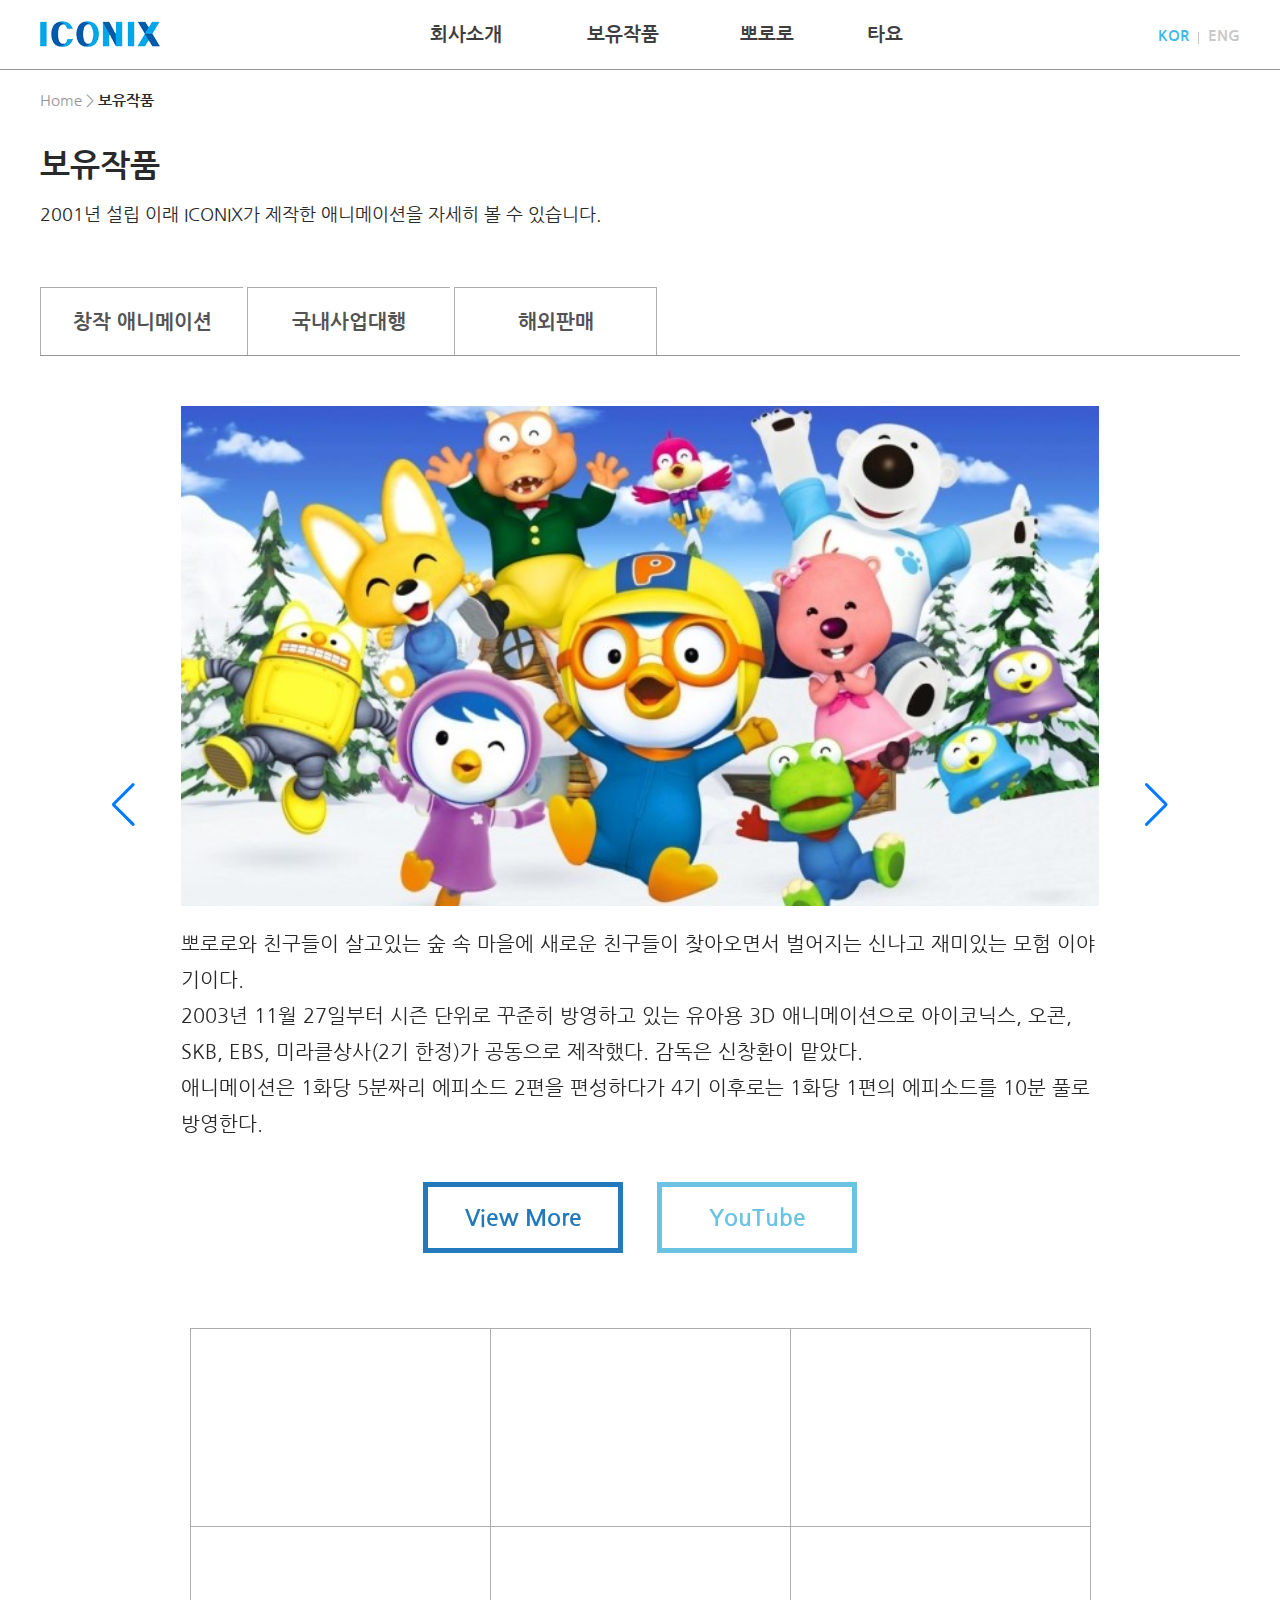
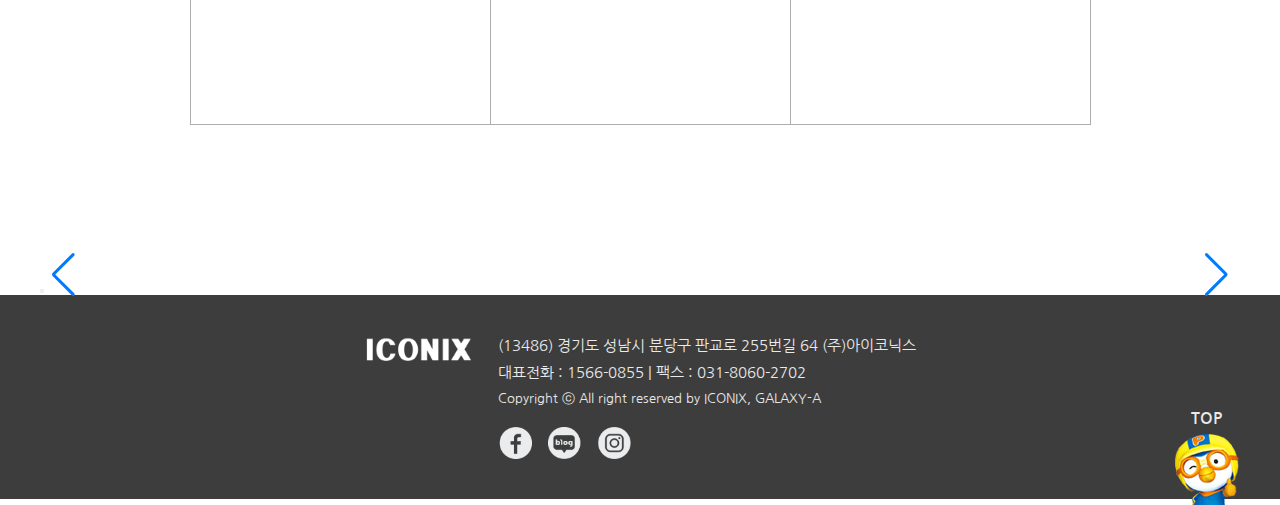
<file: iconix/iconix_sub1.html>
<!DOCTYPE html>
<html lang="ko">

<head>
    <meta charset="UTF-8" />
    <meta name="viewport" content="width=device-width, initial-scale=1.0">
    <title>ICONIX</title>
    <link rel="stylesheet" href="https://unpkg.com/swiper/swiper-bundle.min.css">
    <link href="https://unpkg.com/aos@2.3.1/dist/aos.css" rel="stylesheet">
    <link rel="stylesheet" type="text/css" href="../iconix/css/iconix_sub1.css">
    <!-- <link rel="stylesheet" type="text/css" media="all and (max-width:640px)" href="../iconix/css/iconix_mainM.css"> -->
</head>


<body>
    <nav>
        <div class="head">
            <a href="#">
                <!-- logo -->
            </a>
            <ul class="gub">
                <li class="sub s1">
                    <a href="#pos1" class="subGub sg1">회사소개</a>
                    <ul class="subGub_list">
                        <li><a href="#pos2" class="ckhov ck1">ICONIX NEWS</a></li>
                        <li><a href="#pos3" class="ckhov ck2">LICENSING INQUIRY</a></li>
                    </ul>
                </li>
                <li class="sub">
                    <a href="" class="subGub">보유작품</a>
                </li>
                <li class="sub">
                    <a href="" class="subGub">뽀로로</a>
                </li>
                <li class="sub">
                    <a href="" class="subGub">타요</a>
                </li>
            </ul>
            <div class="lang">
                <button>
                    KOR
                    <i class="fas fa-angle-down"></i>
                </button>
                <ul>
                    <li>
                        <a href="/iconix/iconix.html" title="ICONIX 국문사이트">KOR</a>
                    </li>
                    <li>
                        <a href="/iconix/iconix.html" title="ICONIX 영문사이트">ENG</a>
                    </li>
                </ul>
                <a href="#" class="hamburger_button">
                    <!-- <i class="fas fa-align-justify"></i> -->
                    <span></span>
                    <span></span>
                    <span></span>
                    <span></span>
                </a>
                <button>
                    ENG
                </button>
            </div>
        </div>
    </nav>

    <header class="inner">
        <div class="route">
            <span>Home &#62; </span>
            <span>보유작품</span>
        </div>
        <h2>보유작품</h2>
        <p>
            2001년 설립 이래 ICONIX가 제작한 애니메이션을 자세히 볼 수 있습니다.
        </p>
    </header>

    <section class="sec1 inner">
        <div class="sec1_button">
            <button class="c1_but b1">창작 애니메이션</button>
            <button class="c1_but b2">국내사업대행</button>
            <button class="c1_but b3">해외판매</button>
        </div>


        <div class="creation">
            <div class="swiper-container mySwiper2">
                <div class="swiper-wrapper wra1">
                    <div class="swiper-slide sl1">
                        <div class="slide_img i1"></div>
                        <p>
                            뽀로로와 친구들이 살고있는 숲 속 마을에 새로운 친구들이 찾아오면서 벌어지는 신나고 재미있는 모험 이야기이다.<br>
                            2003년 11월 27일부터 시즌 단위로 꾸준히 방영하고 있는 유아용 3D 애니메이션으로 아이코닉스, 오콘, SKB, EBS, 미라클상사(2기 한정)가 공동으로 제작했다. 감독은 신창환이 맡았다.<br>
                            애니메이션은 1화당 5분짜리 에피소드 2편을 편성하다가 4기 이후로는 1화당 1편의 에피소드를 10분 풀로 방영한다.

                        </p>
                        <div class="slide_button">
                            <button>View More</button>
                            <button>YouTube</button>
                        </div>
                    </div>
                    <div class="swiper-slide s2">
                    </div>
                    <div class="swiper-slide s3">
                    </div>
                    <div class="swiper-slide s4">
                    </div>
                    <div class="swiper-slide s5">
                    </div>
                    <div class="swiper-slide s6">
                    </div>
                    <div class="swiper-slide s7">
                    </div>
                    <div class="swiper-slide s8">
                    </div>
                    <div class="swiper-button-next"></div>
                    <div class="swiper-button-prev"></div>
                </div>
                <div class="swiper-container mySwiper">
                    <div class="swiper-wrapper wra2">
                        <div class="swiper-slide s9">
                        </div>
                        <div class="swiper-slide s10">
                        </div>
                        <div class="swiper-slide s11">
                        </div>
                        <div class="swiper-slide s12">
                        </div>
                        <div class="swiper-slide s13">
                        </div>
                        <div class="swiper-slide s14">
                        </div>
                    </div>
                    <div class="swiper-slide">
                    </div>
                </div>
            </div>
        </div>


        <div class="internal">
            <div class="swiper-container mySwiper4">
                <div class="swiper-wrapper wra1">
                    <div class="swiper-slide">
                    </div>
                    <div class="swiper-slide">
                    </div>
                    <div class="swiper-button-next"></div>
                    <div class="swiper-button-prev"></div>
                </div>
                <div class="swiper-container mySwiper">
                    <div class="swiper-wrapper3">
                        <div class="swiper-slide">
                        </div>
                        <div class="swiper-slide">
                        </div>
                    </div>
                    <div class="swiper-slide">
                    </div>
                </div>
            </div>
        </div>

        <div class="abroad">
            <div></div>
            <p></p>
            <button></button>
        </div>


    </section>

    <footer>
        <div class="inner">
            <div class="footer_text">
                <a href="#">
                    <div></div>
                </a>
                <div class="footer_add">
                    <span>
                        (13486) 경기도 성남시 분당구 판교로 255번길 64 (주)아이코닉스
                    </span>
                    <span>
                        대표전화 : 1566-0855 | 팩스 : 031-8060-2702
                    </span>
                    <span>
                        Copyright ⓒ All right reserved by ICONIX, GALAXY-A
                    </span>
                    <div class="sns_icon">
                        <a href="https://www.facebook.com/iconix.pororo/?hc_ref=ARSCn7oczcqelgjOIShkJQCLQHIlFrjtGomfLpTNLVyFpFdUMk-mqrQVvtfVzDEh1BQ&fref=nf&__tn__=kC-R"
                            target="_blank">
                        </a>
                        <a href="https://blog.naver.com/iconixproduct" target="_blank">
                        </a>
                        <a href="https://www.instagram.com/pororotv_official/" target="_blank">
                        </a>
                    </div>
                </div>
            </div>
            <a href="#" class="top">
                <span>TOP</span>
                <div></div>
            </a>
        </div>

    </footer>


    <script src="https://unpkg.com/swiper/swiper-bundle.min.js"></script>
    <script src="https://unpkg.com/aos@2.3.1/dist/aos.js"></script>
    <script src="../iconix/js/jquery-3.6.0.min.js"></script>
    <script src="../iconix/js/iconix_sub1.js"></script>
    <script>
        AOS.init();
    </script>


</body>

</html>
</file>
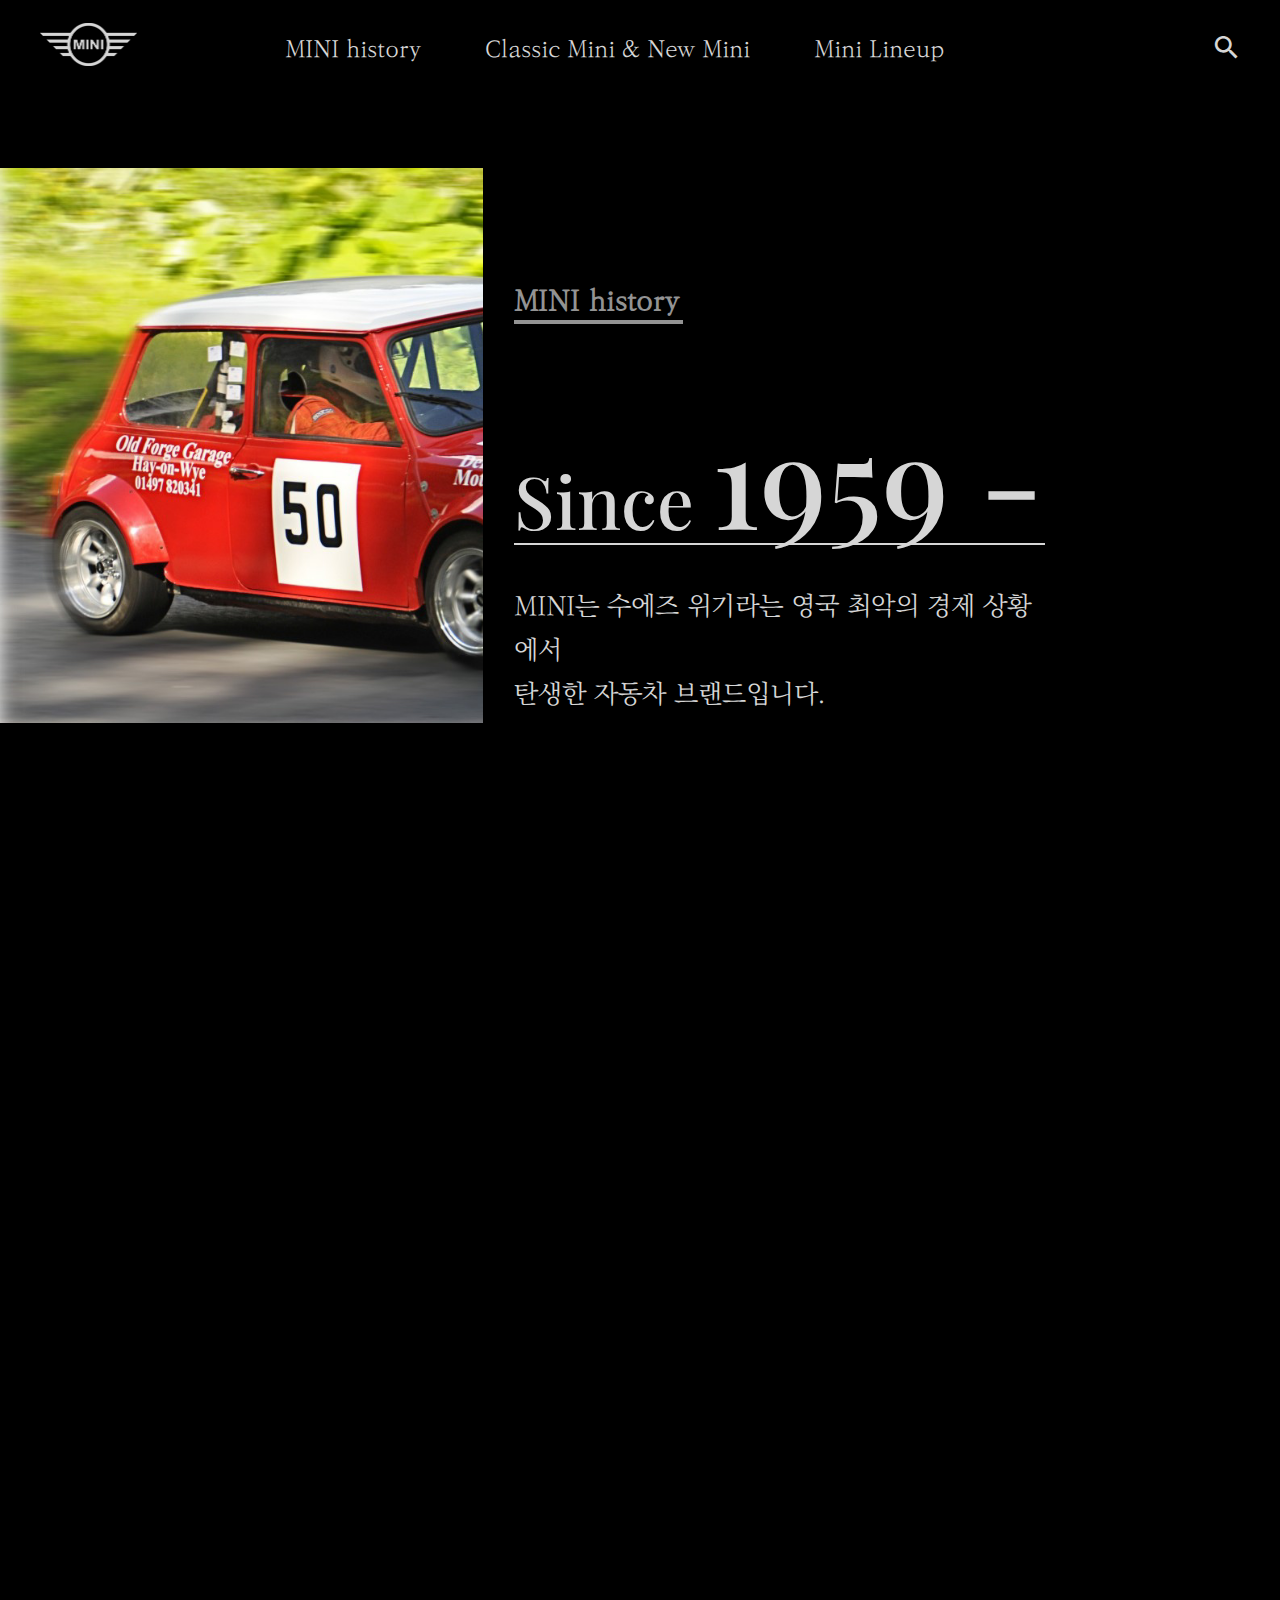
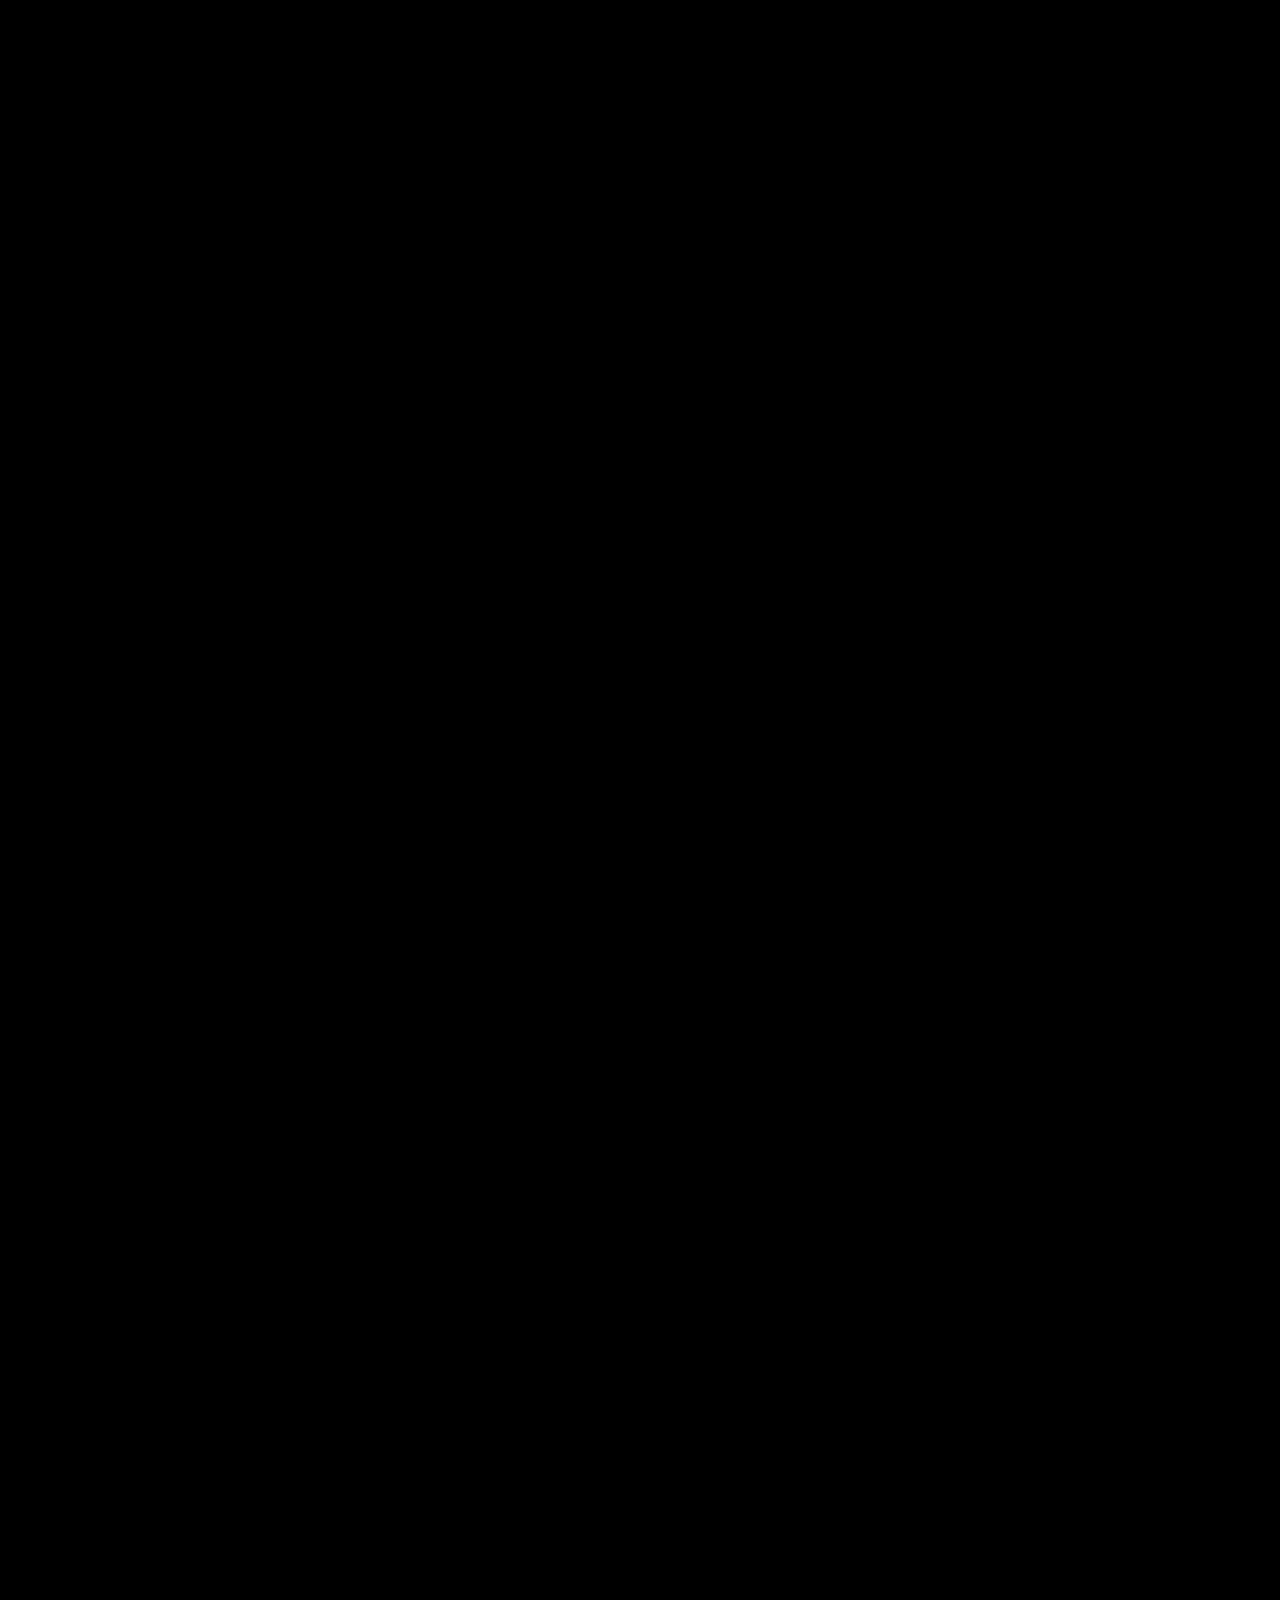
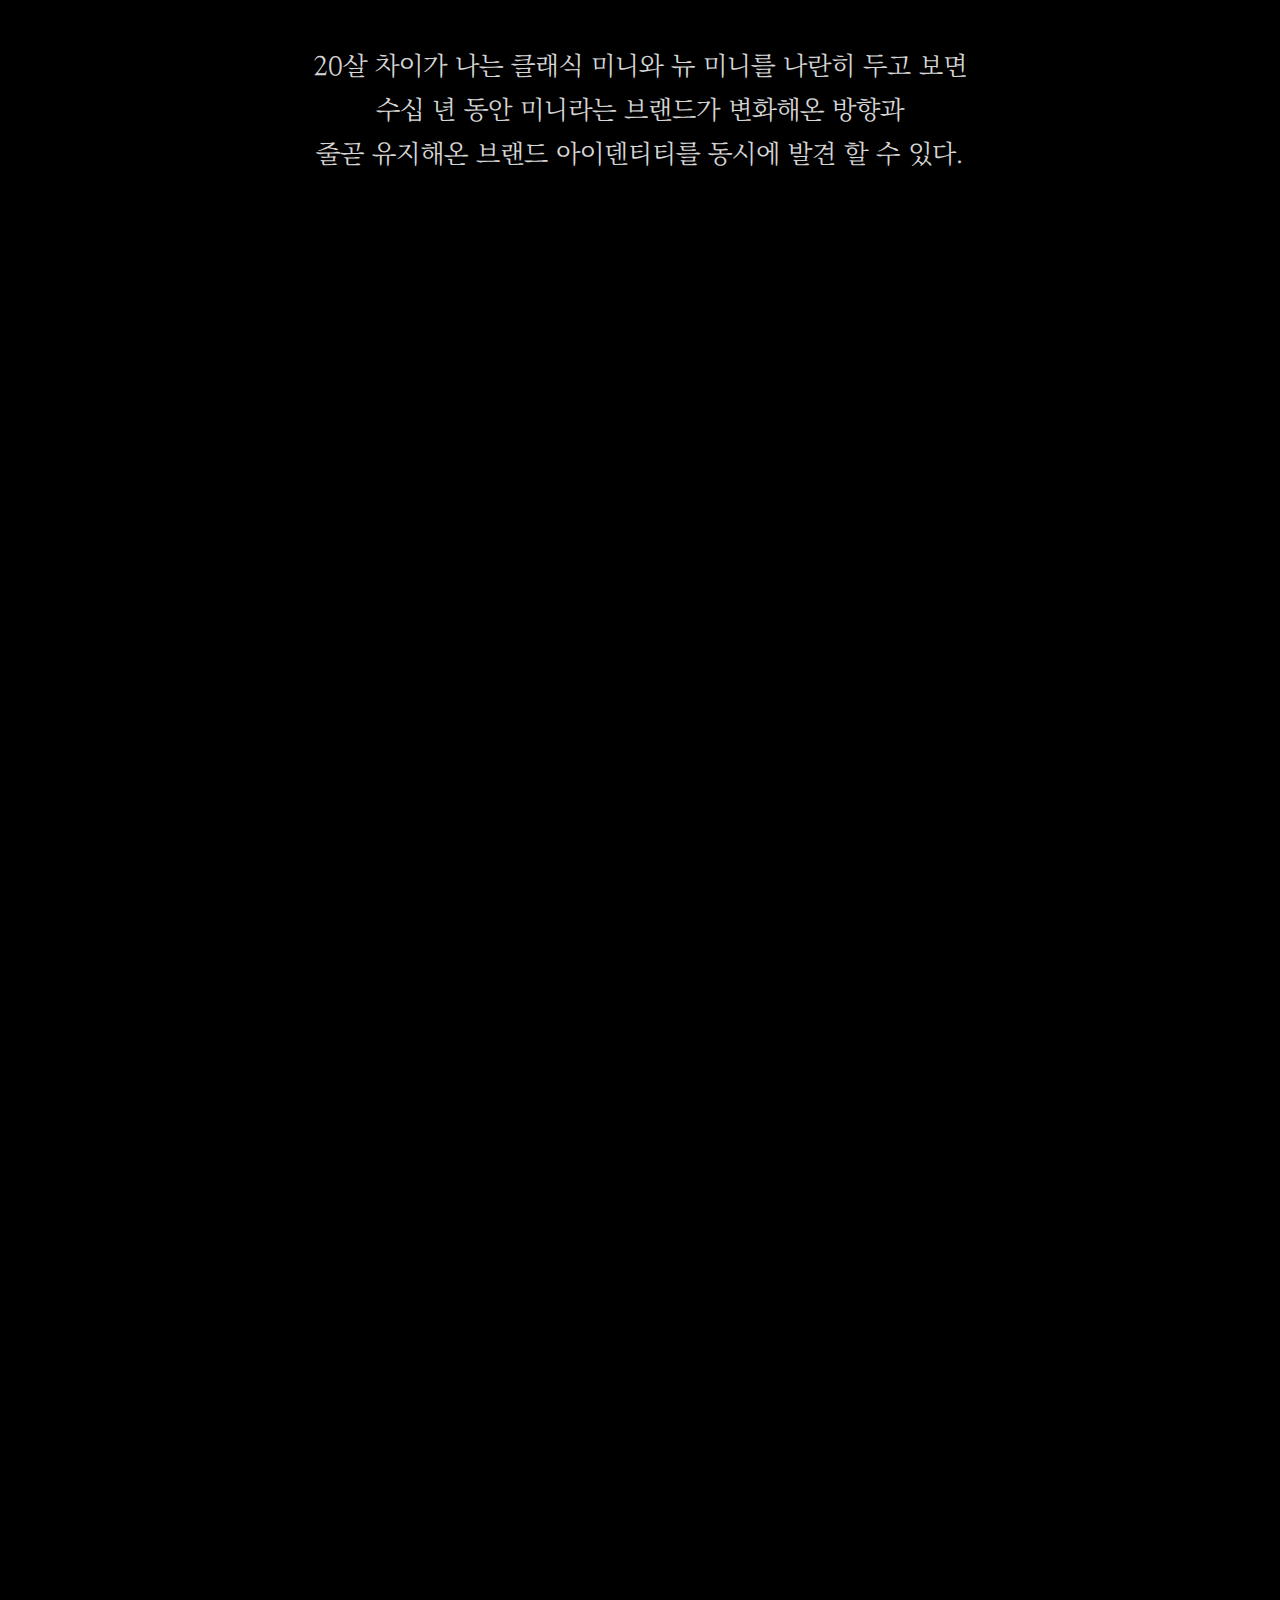
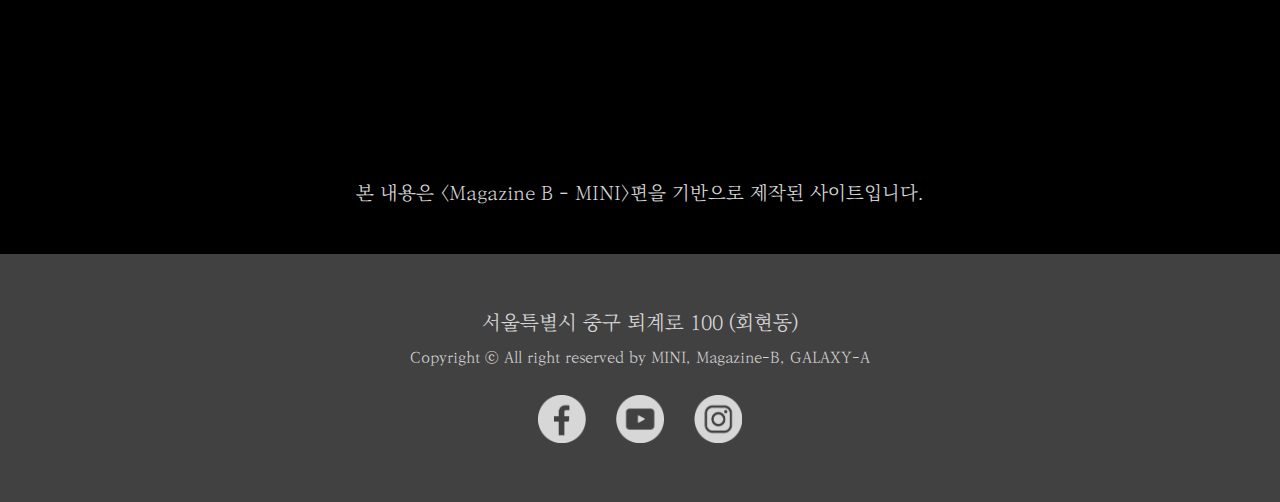
<file: mini/mini.html>
<!DOCTYPE html>
<html lang="ko">

<head>
    <meta charset="UTF-8" />
    <meta name="viewport" content="width=device-width, initial-scale=1.0">
    <title>MINI</title>
    <link rel="preconnect" href="https://fonts.gstatic.com">
    <link href="https://fonts.googleapis.com/css2?family=Playfair+Display:wght@500&display=swap" rel="stylesheet">

    <!-- 구글 아이콘 -->
    <!-- https://material.io/resources/icons/?style=baseline -->
    <link href="https://fonts.googleapis.com/css2?family=Material+Icons" rel="stylesheet">
    <!-- https://material.io/resources/icons/?style=outline -->
    <link href="https://fonts.googleapis.com/css2?family=Material+Icons+Outlined" rel="stylesheet">


    <link rel="stylesheet" href="https://unpkg.com/swiper/swiper-bundle.min.css" />
    <link rel="stylesheet" type="text/css" href="../mini/css/mini.css">
    <link rel="stylesheet" type="text/css" media="all and (max-width:640px)" href="../mini/css/mini_mainM.css">
    <link href="https://unpkg.com/aos@2.3.1/dist/aos.css" rel="stylesheet">

    
</head>


<body>
    <nav class="inner">
        <a class="logo" href="#"></a>
        <ul class="menu">
            <li>
                <a href="#pos1"  class="m1">MINI history</a>
            </li>
            <li>
                <a href="#pos2" class="m2">Classic Mini & New Mini</a>
            </li>
            <li class="m3">
                <a href="">Mini Lineup</a>
                <ul>
                    <li></li>
                </ul>
            </li>
        </ul>
        <div class="lang">
            <a href="#" class="hamburger_button">
                <!-- <i class="fas fa-align-justify"></i> -->
                <span></span>
                <span></span>
                <span></span>
                <span></span>
            </a>
        </div>
        <span class="material-icons-outlined">
            search
        </span>

    </nav>

    <header>
        <div class="head1" id="pos1" data-aos="fade-right" data-aos-duration="3000">
            <div class=head-img1></div>
            <div class="head_title">
                <h5>MINI history</h5>
                <h2>
                    <span>Since </span>
                    <span>1959 -</span>
                </h2>
                <p>
                    MINI는 수에즈 위기라는 영국 최악의 경제 상황에서<br>탄생한 자동차 브랜드입니다.
                </p>
            </div>
        </div>
        <div class="head2" data-aos="fade-left" data-aos-duration="3000">
            <p>
                엔지니어 알렉 이시고니스가 연비 좋은 소형차 개발을 목표로<br>설계한 미니의 독창적 디자인은 성별, 나이, 지위 및 계급을 넘어
            </p>
            <div class="head2-flex">
                <p class="head2_title">
                    <span>문화적 아이콘으로 자리하며</span>
                    <span>20세기 최고의 차라는</span>
                    <span>명성을 얻게 됩니다.</span>
                </p>
                <div class="head-img2"></div>
            </div>
        </div>
        <div class="head3" data-aos="fade-up" data-aos-duration="3000">
            <div class="head-img3">
                <div class="head3-flex">
                    <h2>
                        <span>Since </span>
                        <span>1994 -</span>
                    </h2>
                    <p>
                        BMW 그룹에 인수된 후에도 미니는 프리미엄 소형 자동차 시장을 이끌며<br>도시인의 삶을 개선하는 브랜드로 미니의 태생적 본질을 영리하게 계승함으로써<br>단단한 팬층을 확보하고
                        있습니다.
                    </p>
                </div>
            </div>
        </div>
    </header>

    <section class="sec1 inner">
        <h5 id="pos2" data-aos="fade-up" data-aos-duration="3000">Classic Mini & New Mini</h5>
        <div class="sec1-flex" data-aos="flip-right" data-aos-duration="3000">
            <div class="flex-img"></div>
            <div class="flex-img img2"></div>
        </div>
        <p>
            20살 차이가 나는 클래식 미니와 뉴 미니를 나란히 두고 보면<br>수십 년 동안 미니라는 브랜드가 변화해온 방향과<br>줄곧 유지해온 브랜드 아이덴티티를 동시에 발견 할 수 있다.
        </p>
        <button data-aos="fade-up" data-aos-duration="3000">View More</button>
    </section>

    <section class="sec2 inner" data-aos="fade-up" data-aos-duration="3000">
        <h5>Mini Lineup</h5>
        <p class="sec2_margin">
            2000년 클래식 미니의 생산이 중단된 이후 BMW가 선보인 미니 라인업은<br>생산 시기에 따라 크게 1세대, 2세대, 3세대로 구분한다.
        </p>
        <!-- <div class="sec2-but">
            <button>3-DOOR HATCH</button>
            <button>5-DOOR HATCH</button>
            <button>CONVERTIBLE</button>
            <button>CLUBMAN</button>
            <button>COUNTRYMAN</button>
            <button>JOHN COOPER WORKS</button>
        </div> -->

        <div class="swiper-container mySwiper2">
            <div class="swiper-wrapper wr1">
                <div class="swiper-slide sl1">
                    <div class="swiper-writing">
                        <h4>3-DOOR HATCH</h4>
                        <p>
                            3도어 해치백은 오리지널 미니를 가장 충실하게 재현한 모델로,<br>대중이 ‘미니’하면 떠올리는 가장 표준형 모델이다.
                        </p>
                    </div>
                </div>
                <div class="swiper-slide sl2">
                    <div class="swiper-writing">
                        <h4>5-DOOR HATCH</h4>
                        <p>
                            탄생부터 오로지 3도어로만 나온 미니는 마침내<br>2014년 3세대 라인업을 출시하며 5도어 해치백을 처음으로 선보였다.
                        </p>
                    </div>
                </div>
                <div class="swiper-slide sl3">
                    <div class="swiper-writing">
                        <h4>CONVERTIBLE</h4>
                        <p>
                            1세대 라인업이 처음 출시되고 3년 후인 2004년 등장한 미니 컨버터블은<br>3도어 해치백의 루프를 소프트톱으로 바꾼 오픈카다.
                        </p>
                    </div>
                </div>
                <div class="swiper-slide sl4">
                    <div class="swiper-writing hight">
                        <h4>CLUBMAN</h4>
                        <p>
                            2007년 미니 2세대 라인업 중 하나로 출시된 미니의 왜건 버전이다.<br>'뉴 미니 클럽맨'의 등장은 해치백, 컨버터블, 쿠퍼, 쿠퍼 S로만 이루어진<br>기존 1세대 라인업에
                            다양성을 더하는 계기가 됐다.
                        </p>
                    </div>
                </div>
                <div class="swiper-slide sl5">
                    <div class="swiper-writing">
                        <h4>COUNTRYMAN</h4>
                        <p>
                            2010년 2세대 라인업으로 출시된 컨트리맨은 미니의 SUV 버전이라 할 수 있으며,<br>BMW에서는 SAV(Sports Activity Vehicle)라 분류해 역동성을
                            강조한다.
                        </p>
                    </div>
                </div>
                <div class="swiper-slide sl6">
                    <div class="swiper-writing hight">
                        <h4>JOHN COOPER WORKS</h4>
                        <p>
                            해치백, 컨버터블, 클럽맨, 컨트리맨으로 출시되는 존 쿠퍼 워크스 John Cooper Works(JCW) 라인은<br>쿠퍼 S보다 한 단계 높은, 미니 최상급 사양으로, 2000cc
                            4기통 트윈 파워 터보 엔진을 장착해<br>미니보다 동력 성능을 32% 높였으며, 강력한 힘과 최상급 주행 성능 면에서 쿠퍼 S와 명확한 차이를 보인다.
                        </p>
                    </div>
                </div>
            </div>
            <div class="swiper-button-next"></div>
            <div class="swiper-button-prev"></div>
        </div>


        <div class="swiper-container mySwiper">
            <div class="swiper-wrapper wr2">
                <div class="swiper-slide sl7">
                    <span>3-DOOR HATCH</span>
                </div>
                <div class="swiper-slide sl8">
                    <span>5-DOOR HATCH</span>
                </div>
                <div class="swiper-slide sl9">
                    <span>CONVERTIBLE</span>
                </div>
                <div class="swiper-slide sl10">
                    <span>CLUBMAN</span>
                </div>
                <div class="swiper-slide sl11">
                    <span>COUNTRYMAN</span>
                </div>
                <div class="swiper-slide sl12">
                    <span>JOHN COOPER WORKS</span>
                </div>
            </div>
        </div>
        


        <!-- <div class="swiper-container mySwiper2">
            <div class="swiper-wrapper wr3">
              <div class="swiper-slide sl13">
                <h4>3-DOOR HATCH</h4>
                <p>3도어 해치백은 오리지널 미니를 가장 충실하게 재현한 모델로,<br>대중이 ‘미니’하면 떠올리는 가장 표준형 모델이다.</p>
              </div>
              <div class="swiper-slide sl14">
                <h4>5-DOOR HATCH</h4>
                <p>탄생부터 오로지 3도어로만 나온 미니는 마침내<br>2014년 3세대 라인업을 출시하며 5도어 해치백을 처음으로 선보였다.</p>
              </div>
              <div class="swiper-slide sl15">
                <h4>CONVERTIBLE</h4>
                <p>1세대 라인업이 처음 출시되고 3년 후인 2004년 등장한 미니 컨버터블은<br>3도어 해치백의 루프를 소프트톱으로 바꾼 오픈카다.</p>
              </div>
              <div class="swiper-slide sl16">
                <h4>CLUBMAN</h4>
                <p>2007년 미니 2세대 라인업 중 하나로 출시된 미니의 왜건 버전이다.<br>'뉴 미니 클럽맨'의 등장은 해치백, 컨버터블, 쿠퍼, 쿠퍼 S로만 이루어진<br>기존 1세대 라인업에 다양성을 더하는 계기가 됐다.</p>
              </div>
              <div class="swiper-slide sl17">
                <h4>COUNTRYMAN</h4>
                <p>2010년 2세대 라인업으로 출시된 컨트리맨은 미니의 SUV 버전이라 할 수 있으며,<br>BMW에서는 SAV(Sports Activity Vehicle)라 분류해 역동성을 강조한다.</p>
              </div>
              <div class="swiper-slide sl18">
                <h4>JOHN COOPER WORKS</h4>
                <p>해치백, 컨버터블, 클럽맨, 컨트리맨으로 출시되는 존 쿠퍼 워크스 John Cooper Works(JCW) 라인은<br>쿠퍼 S보다 한 단계 높은, 미니 최상급 사양으로, 2000cc 4기통 트윈 파워 터보 엔진을 장착해<br>미니보다 동력 성능을 32% 높였으며, 강력한 힘과 최상급 주행 성능 면에서 쿠퍼 S와 명확한 차이를 보인다.</p>
              </div>
            </div>
          </div> -->
    
        <!-- <div class="car-explanation">
            <div class="ex1">
                <h4></h4>
                <p></p>
            </div>
            <div class="ex2">
                <h4></h4>
                <p></p>
            </div>
            <div class="ex3">
                <h4></h4>
                <p></p>
            </div>
            <div class="ex4">
                <h4>3-DOOR HATCH</h4>
                <p>3도어 해치백은 오리지널 미니를 가장 충실하게 재현한 모델로,<br>대중이 ‘미니’하면 떠올리는 가장 표준형 모델이다.</p>
            </div>
            <div class="ex5">
                <h4></h4>
                <p></p>
            </div>
            <div class="ex6">
                <h4></h4>
                <p></p>
            </div>
        </div> -->
    </section>

    <article class="art1 inner">
        <div class="logo2" data-aos="fade-up" data-aos-duration="2500"></div>
        <h6>
            본 내용은 &lt;Magazine B - MINI&gt;편을 기반으로 제작된 사이트입니다.
        </h6>

        <a class="top" href="#">
            <span class="material-icons-outlined">
                expand_less
            </span>
        </a>
    </article>


    <footer>
        <span class="address">서울특별시 중구 퇴계로 100 (회현동)</span>
        <span class="copyright">Copyright ⓒ All right reserved by MINI, Magazine-B, GALAXY-A</span>
        <div class="sns">
            <a href="https://www.facebook.com/MINIKOREA.kr" target="_blank"></a>
            <a href="https://www.youtube.com/channel/UCYT6053wcW3_VRWW7N5gptg" target="_blank"></a>
            <a href="https://www.instagram.com/mini.korea.official/" target="_blank"></a>
        </div>
    </footer>



    <script src="https://unpkg.com/swiper/swiper-bundle.min.js"></script>
    <script src="https://unpkg.com/aos@2.3.1/dist/aos.js"></script>
    <script src="../mini/js/jquery-3.6.0.min.js"></script>
    <script src="../mini/js/mini.js"></script>

    <script>
        AOS.init();
    </script>


</body>

</html>
</file>
<file: iconix/css/iconix_sub1.css>
@charset "UTF-8";
@import url('https://fonts.googleapis.com/css2?family=Nanum+Gothic:wght@400;700;800&display=swap');
@import url('https://fonts.googleapis.com/css2?family=Material+Icons');
/* Material Icons baseline*/
@import url('https://fonts.googleapis.com/css2?family=Material+Icons+Outlined');
/* Material Icons Outlined*/
@import url('https://fonts.googleapis.com/css2?family=Material+Icons+Round');
/* Material Icons Round*/
@import url('https://fonts.googleapis.com/css2?family=Material+Icons+Sharp');
/* Material Icons Sharp*/
@import url('https://fonts.googleapis.com/css2?family=Material+Icons+Two+Tone');
/* Material Icons Sharp*/


@import url('https://fonts.googleapis.com/css2?family=Black+Han+Sans&display=swap');



*{
    padding: 0;
    margin: 0;
    box-sizing: border-box;
    font-family: 'Nanum Gothic', sans-serif;
    /* border: 1px solid red; */
}

.inner {
    width: 1200px;
    margin: 0 auto;
}
body { min-width: 1000px;}




nav {
    border-bottom: 1px solid #959595;
}
nav .head {
    width: 100%;
    height: 69px;
    line-height: 69px;
    /* background-color: red; */
    /* padding-top: 22px; */
    display: flex;
    justify-content: space-between;
    align-items: center;
    padding: 0 40px;
}
nav .head > a:first-child {
    width: 127px;
    height: 27px;
    display: block;
    background: url(../imges/iconix/iconix_logo.png) 0 0 no-repeat;
}
nav .head .gub {
    width: 550px;
    height: 100%;
    display: flex;
    /* justify-content: space-between; */
}
nav .head .gub .sub {
    list-style: none;
    width: 30%;
    height: 100%;
    display: flex;
    justify-content: center;
}
nav .head .gub .sub:nth-child(3) {
    width: 25%;
} 
nav .head .gub .sub:last-child {
    width: 20%;
}
nav .head .gub .sub.s1:hover .subGub {
    color: #3cb9e9;
}
nav .head .gub .subGub {
    text-decoration: none;
    color: #3e3e3e;
    font-size: 19px;
    font-weight: 700;
    position: relative;
}
nav .head .gub .subGub:hover {
    color: #3cb9e9;
}
nav .head .gub .subGub_list {
    width: 100%;
    height: 54px;
    line-height: 50px;
    background: rgba(32, 32, 32, 0.7);
    /* background: rgba(0, 90, 172, 0.7); */
    z-index: 3;
    position: absolute;
    content: '';
    top: 69px;
    left: 0;
    display: flex;
    padding-left: 741px;
    list-style: none;
}
nav .head .gub .subGub_list .ckhov {
   color: #efeeee;
   text-decoration: none;
   font-size: 17px;
}
nav .head .gub .subGub_list li{
    position: relative;
    cursor: pointer;
}
nav .head .gub .subGub_list .ck1 {
    margin-right: 43px;
}
nav .head .gub .subGub_list .ckhov::before {
    position: absolute;
    content: "";
    width: 49px;
    height: 1px;
    background: #c5c5c5;
    top: 38px;
    left: 0;
    transition: all 0.2s ease-in-out;
    transition-duration: 0.3s;
    opacity: 0;
} 
nav .head .gub .subGub_list li:hover .ckhov::before {
    width: calc(100%);
    /* width: 49px; */
    opacity: 1;
}
nav .head .gub .subGub_list li:hover .ckhov.ck1::before {
    width: calc(100% - 40px);
}




nav .head .lang {
    width: 82px;
    height: 14px;
    display: flex;
    justify-content: space-between;
}
nav .head .lang button {
    /* width: 46px;
    height: 13px; */
    font-size: 15px;
    border: 0;
    color: #c7c7c7;
    background-color: rgba(0, 0, 0, 0);
    cursor: pointer;
    font-weight: 700;
}
nav .head .lang button:first-child {
    position: relative;
    color: #3cb9e9;
}
nav .head .lang button:first-child::before {
    position: absolute;
    /* border: 1px solid #c7c7c7; */
    content: "";
    width: 1px;
    height: 12px;
    background-color: #c7c7c7;
    top: 4px;
    left: 40px;
}
nav .head .lang button:last-child:hover {
    color: #3cb9e9;
}
nav .head .lang ul,
nav .lang > a,
nav .head .lang button i {
    display: none;
}




header .route {
    margin: 20px 0 40px 0;
}
header .route span {
    font-size: 15px;
    color: #959595;
}
header .route span:last-child {
    color: #292929;
    font-weight: 700;
}
header h2 {
    font-size: 32px;
    font-weight: 700;
    color: #292929;
}
header p {
    font-size: 18px;
    color: #292929;
    margin: 20px 0 58px 0;
    line-height: 1.5;
}


.sec1 .sec1_button {
    border-bottom: 1px solid #959595;
}
.sec1 .sec1_button .c1_but {
    width: 203px;
    height: 68px;
    border: 1px solid #adadad;
    border-bottom: 0;
    font-size: 20px;
    font-weight: 700;
    color: #535353;
    background: #fff;
}
.sec1 .sec1_button .c1_but.b1,
.sec1 .sec1_button .c1_but.b2 {
    border-right: 0;
}



.sec1 .mySwiper2 .swiper-wrapper.wra1 {
    margin: 0 auto;
    width: 90%;
}
.sec1 .mySwiper2 .swiper-wrapper.wra1 .swiper-slide {
    width: 85%;
    margin-left: 7.5%;
    display: flex;
    flex-direction: column;
    justify-content: center;
    align-items: center;
    /* margin: 50px 0 70px 0; */
}
.sec1 .mySwiper2 .swiper-wrapper.wra1 .swiper-slide .slide_img {
    width: 100%;
    height: 500px;
    margin-top: 50px;
    /* display: flex;
    flex-direction: column; */
}
.sec1 .mySwiper2 .swiper-wrapper .slide_img.i1 {
    background: url(../imges/iconix_sub1/creation_img1.jpeg) 77% 61% no-repeat;
    background-size: 106%;
}
--swiper-navigation-color,
--swiper-pagination-color {
    background: #fff;
}


.sec1 .mySwiper2 .swiper-wrapper.wra1 .swiper-slide p {
    font-size: 20px;
    line-height: 1.8;
    color: #292929;
    margin: 20px 0 40px 0;
}
.sec1 .mySwiper2 .swiper-wrapper.wra1 .swiper-slide .slide_button {
    margin: 0 auto;
}
.sec1 .mySwiper2 .swiper-wrapper.wra1 .swiper-slide .slide_button button {
    width: 200px;
    height: 71px;
    border: 5px solid #6ac3e3; 
    /* border-radius: 8px; */
    font-size: 23px;
    font-weight: 700;
    background: #fff;
    color: #6ac3e3;
}
.sec1 .mySwiper2 .swiper-wrapper.wra1 .swiper-slide .slide_button button:first-child {
    margin-right: 30px;
    border: 5px solid #2279bc;
    color: #2279bc;
}




.sec1 .creation .mySwiper {
    margin: 75px 0 150px 0;
}
.sec1 .creation .mySwiper .wra2 {
    width: 75%;
    height: 396px;
    border: 1px solid #adadad;
    display: flex;
    flex-wrap: wrap;
    border-right: 0;
    border-bottom: 0;
}
.sec1 .creation .mySwiper .wra2 .swiper-slide {
    width: 25%;
    height: 50%;
    border: 1px solid #adadad;
    margin-right: 0;
    border-top: 0;
    border-left: 0;
}

















footer {
    width: 100%;
    height: 204px;
    background-color: #3d3d3d;
    color: #eaeaea;
    /* margin: 0 auto; */
    /* vertical-align: middle; */
}
footer .inner {
    display: flex;
    align-items: center;
    justify-content: center;
    position: relative;
}
footer .inner .footer_text {
    display: flex;
    margin-top: 41px;
}
footer .inner .footer_text > a > div {
    width: 109px;
    height: 50px;
    background: url(../imges/iconix/iconixlogo_w.png) 50% 6% no-repeat;
    margin-right: 25px;
    background-size: 105px;
}
footer .inner .footer_text .footer_add {
    display: flex;
    flex-direction: column;
}
footer .inner .footer_text .footer_add span {
    font-size: 15px;
}
footer .inner .footer_text .footer_add span:nth-child(3) {
    font-size: 13px;
}
footer .inner .footer_text .footer_add span:nth-child(2) {
    margin: 8px 0;
}
footer .inner .footer_text .footer_add .sns_icon {
    margin-top: 19px;
    display: flex;
}
footer .inner .footer_text .footer_add .sns_icon a {
    width: 35px;
    height: 35px;
    background-size: cover;
    display: block;
}
footer .inner .footer_text .footer_add .sns_icon a:first-child {
    background: url(../imges/iconix/icons.png) -104px 0 no-repeat;
    background-size: 138px;
}
footer .inner .footer_text .footer_add .sns_icon a:nth-child(2) {
    background: url(../imges/iconix/icons.png) 0 0 no-repeat;
    background-size: 138px;
    margin: 0 15px;
}
footer .inner .footer_text .footer_add .sns_icon a:last-child {
    background: url(../imges/iconix/icons.png) -35px 0 no-repeat;
    background-size: 138px;
}
footer .inner .footer_text .footer_add .sns_icon a:first-child:hover {
    background: url(../imges/iconix/icons_hover.png) -104px 0 no-repeat;
    background-size: 138px;
}
footer .inner .footer_text .footer_add .sns_icon a:nth-child(2):hover {
    background: url(../imges/iconix/icons_hover.png) 0 0 no-repeat;
    background-size: 138px;
    margin: 0 15px;
}
footer .inner .footer_text .footer_add .sns_icon a:last-child:hover {
    background: url(../imges/iconix/icons_hover.png) -35px 0 no-repeat;
    background-size: 138px;
}


footer .inner .top {
    text-align: center;
    position: absolute;
    content: "";
    bottom: -43px;
    right: 0;
    z-index: 1;
    text-decoration: none;
}
footer .inner .top span {
    font-size: 16px;
    font-weight: 700;
    color: #eaeaea;
}
footer .inner .top:hover span {
    color: #3cb9e9;
}
footer .inner .top div {
    width: 67px;
    height: 72px;
    background: url(../imges/iconix/top_pororo.png) 50% 50% no-repeat;
    /* background-size: 70px; */
    margin-top: 5px;
}
</file>
<file: iconix/css/iconix_mainM.css>
@charset "UTF-8";
@import url('https://fonts.googleapis.com/css2?family=Nanum+Gothic:wght@400;700;800&display=swap');
@import url('https://fonts.googleapis.com/css2?family=Material+Icons');
/* Material Icons baseline*/
@import url('https://fonts.googleapis.com/css2?family=Material+Icons+Outlined');
/* Material Icons Outlined*/
@import url('https://fonts.googleapis.com/css2?family=Material+Icons+Round');
/* Material Icons Round*/
@import url('https://fonts.googleapis.com/css2?family=Material+Icons+Sharp');
/* Material Icons Sharp*/
@import url('https://fonts.googleapis.com/css2?family=Material+Icons+Two+Tone');
/* Material Icons Sharp*/


@import url('https://fonts.googleapis.com/css2?family=Black+Han+Sans&display=swap');

@import url('https://pro.fontawesome.com/releases/v5.10.0/css/all.css');
/* font-awsome v5.10 */

@media ( max-width: 768px ){
    button {
      -webkit-tap-highlight-color:transparent;
    }
}

@media only screen and (max-width: 767px) {
    .subtitle2 p br,
    header .swiper-container .swiper-wrapper .swiper-slide .inner.main-text h2 br,
    .sec1 .sec1_bg .inner .sec1_subtitle br {
	    display:none !important;
    }
}

  

*{
    padding: 0;
    margin: 0;
    box-sizing: border-box;
    font-family: 'Nanum Gothic', sans-serif;
    /* border: 1px solid red; */
}
.inner {
    width: 90%;
    margin: 0 auto;
}
body {
    min-width: 320px;
}


header .head {
    width: 100%;
    height: auto;
    line-height: 53px;
    display: flex;
    justify-content: space-between;
    align-items: center;
    padding: 0 15px;
}
header .head > a:first-child {
    width: 102px;
    height: 23px;
    display: block;
    background: url(../imges/iconix/iconix_logo.png) 0 0 no-repeat;
    background-size: cover;
}
header .head .gub {
    display: none;
    /* transform: translateY(-100%);ㅇㅇ */
    /* position: absolute;
    content: '';
    top: -100%;
    transition: all .8s; */
}
header .head .gub.active {
    width: 100%;
    height: auto;
    display: flex;
    flex-direction: column;
    z-index: 2;
    position: absolute;
    content: '';
    top: 53px;
    left: 0;
    /* transform: translateY(0);
    transition: transform .5s ; */
}
header .head .gub .sub {
    list-style: none;
    width: 100%;
    height: auto;
    display: flex;
    background-color: #2d2d2d;
    border-bottom: 1px solid #a4a4a4;
    text-align: center;
}
header .head .gub .sub.s1 {
    flex-direction: column;
    justify-content: center;
    width: 100%;
    height: auto;
    border-bottom: 0;
}
header .head .gub .sub.s1 li {
    display: block;
}
header .head .gub .sub a {
    font-size: 18px;
    color: white;
    display: block;
}
header .head .gub .sub:nth-child(3) {
    width: 100%;
} 
header .head .gub .sub:last-child {
    width: 100%;
    border-bottom: 0;
}
header .head .gub .sub.s1:hover .subGub {
    color: white;
}
header .head .gub .subGub {
    text-decoration: none;
    color: #3e3e3e;
    font-size: 19px;
    font-weight: 700;
    position: inherit;
}
header .head .gub .subGub:hover {
    color: white;
}
header .head .gub .subGub_list{
    width: 100%;
    height: auto;
    line-height: auto;
    background: rgba(0, 0, 0, 0);
    z-index: 0;
    position: relative;
    top: auto;
    left: auto;
    padding-left: 0;
    list-style: none;
    display: flex;
    flex-direction: column;
}
header .head .gub .subGub_list li a {
    width: 100%;
    height: 42px;
    line-height: 42px;
    display: block;
    background: #4e4e4e;
    text-align: center;
    color: white;
}
header .head .gub .subGub_list .ckhov {
    border-bottom: 1px solid #818181;
}
header .head .gub .subGub_list .ck1 {
    margin-right: 0;
    border-top: 1px solid #818181;
}
header .head .gub .subGub_list .ckhov {
   color: #efeeee;
   text-decoration: none;
   font-size: 16px;
}

header .head .gub .subGub_list li{
    position: relative;
    cursor: pointer;
    text-align: center;
}
header .head .gub .subGub_list .ckhov::before {
    display: none;
}




header .head .lang {
    width: 82px;
    height: 53px;
    display: flex;
    /* justify-content: center; */
    /* align-items: center; */
    flex-direction: column;
}
header .head .lang button {
    font-size: 20px;
    border: 0;
    border-radius: 4px;
    width: 71px;
    height: 25px;
    background-color: #3cb9e9;
    font-weight: 700;
    display: flex;
    padding-left: 7px;
    position: absolute;
    top: 15px;
    left: -24px;
    right: 0;
}
header .head .lang button i {
    display: block;
    font-size: 17px;
    color: white;
    padding-top: 3px;
    margin-left: 7px;
    font-weight: 400;
    /* position: relative; */
}

header .head .lang button:first-child {
    position: relative;
    color: white;
}
header .head .lang button:first-child::before {
    display: none;
}
header .head .lang button:last-child {
    display: none;
}
header .head .lang ul {
    display: none;
}
header .head .lang ul.open {
    display: block;
    z-index: 5;
    margin: 14px 0 0 -24px;
    /* position: absolute;
    top: 0;
    left: 0;
    right: 0; */
}
header .head .lang ul li {
    list-style: none;
}
header .head .lang ul li a {
    text-decoration: none;
    color: #3cb9e9;
    font-weight: 700;
    line-height: 100%;
    text-decoration: none;
    width: 71px;
    height: 32px;
    border: #3cb9e9 2px solid;
    border-radius: 4px;
    display: flex;
    align-items: center;
    justify-content: center;
    background: white;
    /* position: absolute;
    top: 0;
    left: 0;
    right: 0; */
}
header .head .lang ul li a:first-child {
    border-bottom: none;
}
header .head .lang .hamburger_button {
    display: block;
    position: absolute;
    content: '';
    right: 13px;
    top: 16px;
    width: 23px;
    height: 23px;
}
header .head .lang .hamburger_button span {
    position: absolute;
    height: 4px;
    border-radius: 4px;
    width: 100%;
    background: #535353;
    top: 0;
    transition: .2s;
}
header .head .lang .hamburger_button span:nth-child(2),
header .head .lang .hamburger_button span:nth-child(3) {
    top: 8px;
}
header .head .lang .hamburger_button span:last-child {
    top: 16px;
}
header .head .lang .hamburger_button.active span:first-child,
header .head .lang .hamburger_button.active span:last-child {
    opacity: 0;
}
header .head .lang .hamburger_button.active span:nth-child(2) {
    transform: rotate(45deg);
}
header .head .lang .hamburger_button.active span:nth-child(3) {
    transform: rotate(-45deg);
}




:root {
    --swiper-navigation-size: 15px
}
.swiper-container.main .swiper-button-next {
    left: 112px;
    top: 143px;
    color: white;
}
.swiper-container.main .swiper-button-prev {
    left: 19px;
    top: 143px;
    color: white;
}
.swiper-container.main .swiper-wrapper {
    width: 100%;
}
header .swiper-container {
    background-color: silver;
}
header .swiper-container .swiper-wrapper .swiper-slide {
    position: relative;
    width: 50%;
    height: 350px;
}
header .swiper-container .swiper-wrapper .swiper-slide .video_box {
    position: absolute;
    left: 0;
    top: 0;
    width: 100%;
    height: 100%;
}
header .swiper-container .swiper-wrapper .swiper-slide .mainVideo {
    position: absolute;
    left: 0;
    top: 0;
    right: 0;
    bottom: 0;
    width: 100%;
    height: 100%;
    object-fit: cover;
    outline: none;
    border: none;
}
header .swiper-container .swiper-wrapper .swiper-slide .video_box .mask_video {
    position: absolute;
    top: 0;
    left: 0;
    width: 100%;
    height: 100%;
    background: #292929;
    opacity: .4;
    z-index: 1;
}
header .swiper-container .swiper-wrapper .swiper-slide .main-text {
    position: relative;
    z-index: 2;
}

header .swiper-container .swiper-wrapper .swiper-slide .inner.main-text {
    display: flex;
    flex-direction: column;
    padding-top: 0;
    /* padding: 355px 0 0 50px; */
}
header .swiper-container .swiper-wrapper .swiper-slide .inner.main-text h5 {
    font-size: 18px;
    color: white;
    font-weight: 800;
    margin: 132px 0 9px 20px;
}
header .swiper-container .swiper-wrapper .swiper-slide .inner.main-text h5 span:last-child {
    opacity: .6;
}
header .swiper-container .swiper-wrapper .swiper-slide .inner.main-text h1 {
    font-size: 32px;
    font-weight: 900;
    color: white;
    margin-bottom: 9px;
    /* text-shadow: 1px 2px 3px rgba(51, 51, 51, 0.2); */
}
header .swiper-container .swiper-wrapper .swiper-slide .inner.main-text h2 {
    font-size: 15px;
    font-weight: 700;
    color: white;
    margin-bottom: 18px;
    line-height: 1.6;
}
header .swiper-container .swiper-wrapper .swiper-slide .inner.main-text .but {
    display: flex;
}
header .swiper-container .swiper-wrapper .swiper-slide .inner.main-text .button_1:first-child {
    margin-right: 17px;
}
header .swiper-container .swiper-wrapper .swiper-slide .inner.main-text .button_1::after,
header .swiper-container .swiper-wrapper .swiper-slide .inner.main-text .button_1:hover::after,
header .swiper-container .swiper-wrapper .swiper-slide .inner.main-text .button_1:hover span,
header .swiper-container .swiper-wrapper .swiper-slide .inner.main-text .button_1 button::before,
header .swiper-container .swiper-wrapper .swiper-slide .inner.main-text .button_1 button:hover::before {
    display: none;
}
header .swiper-container .swiper-wrapper .swiper-slide .inner.main-text .button_1:hover .buthov {
    color: white;
}
header .swiper-container .swiper-wrapper .swiper-slide .inner.main-text .button_1 button { 
    font-size: 16px;
    font-weight: 800;
    color: white;
    border: 3px solid white;
    padding: 6px 14px;
    background: none;
    cursor: pointer;
    position: relative;
}





.inner.sec .subtitle {
    font-size: 20px;
    font-weight: 800;
    margin: 39px 0 7px 0;
    /* color: #96e2ff; */
    color: #afe9ff;
}
/* .inner.sec .subtitle span {
    color: #7bdbff;
} */
.inner.sec .subtitle span:last-child {
    font-size: 37px;
    letter-spacing: -2px;
    /* color: #61d4ff; */
    /* color: #7bdbff; */
    color: #8adfff;
}
/* .inner.sec .subtitle span {
    font-family: 'KoPubBatangBold', Sans-serif;
    font-family: 'Black Han Sans', Sans-serif !important;
}
.inner.sec .subtitle span:last-child {
    font-size: 135px;
    letter-spacing: -7px;
} */


.inner.sec .sec_box {
    width: 100%;
    height: 619px;
    border: 13px solid #afe9ff;
    /* margin-top: 35px; */
    display: flex;
    flex-wrap: wrap;
}
.inner.sec .sec_box .sec_box2 {
    width: 100%;
    height: 36%;
    display: flex;
    flex-wrap: wrap
}
.inner.sec .sec_box .box {
    width: 34%;
    height: 20%;
}
.inner.sec .sec_box .size {
    width: 34%;
    height: 50%;
}


.inner.sec .box {
    position: relative;
}
.inner.sec .box .box_op {
    width: 100%;
    height: 34px;
    background: none;
    opacity: none;
    position: absolute;
    bottom: 0;
    display: flex;
    flex-direction: column;
    justify-content: flex-end;
    align-items: center;
    background: rgba(0, 0, 0, 0.9);
}
.inner.sec .box:hover .box_op {
    display: none;
}
.inner.sec .box .box_op span {
    width: 80%;
    font-size: 22px;
    font-weight: 700;
    color: white;
    text-align: center;
    padding-bottom: 4%;
}
.inner.sec .box .box_op span:last-child {
    /* font-size: 15px;
    margin: 3px 0 4px 0; */
    display: none;
}


.inner.sec .sec_box .box.bo1,
.inner.sec .sec_box .box.bo1:hover  {
    width: 100%;
    height: 26%;
    background: url(../imges/iconix/box1_3.jpg) 71% 41%  no-repeat;
    background-size: 354px;
}
.inner.sec .sec_box .sec_box2 .box.bo2,
.inner.sec .sec_box .sec_box2 .box.bo2:hover {
    background: url(../imges/iconix/box2.jpg) 79% 36% no-repeat;
    background-size: 398px;
}
.inner.sec .sec_box .sec_box2 .box.bo3,
.inner.sec .sec_box .sec_box2 .box.bo3:hover {
    background: url(../imges/iconix/box3.jpg) 50% 67% no-repeat;
    background-size: 300px;
}
.inner.sec .sec_box .sec_box2 .box.bo4,
.inner.sec .sec_box .sec_box2 .box.bo4:hover {
    width: 32%;
    height: 50%;
    background: url(../imges/iconix/box4.jpg) 98% 97% no-repeat;
    background-size: 281px;
}
.inner.sec .sec_box .sec_box2 .box.bo5,
.inner.sec .sec_box .sec_box2 .box.bo5:hover {
    background: url(../imges/iconix/box5.jpg) 96% 88%  no-repeat;
    background-size: 173px;
}
.inner.sec .sec_box .sec_box2 .box.bo6,
.inner.sec .sec_box .sec_box2 .box.bo6:hover {
    background: url(../imges/iconix/box6.jpg) 66% 9% no-repeat;
    background-size: 321px;
}
.inner.sec .sec_box .sec_box2 .box.bo7,
.inner.sec .sec_box .sec_box2 .box.bo7:hover {
    width: 32%;
    height: 50%;
    background: url(../imges/iconix/box7.jpg) 74% 41% no-repeat;
    background-size: 247px;
}
.inner.sec .sec_box .box.bo8,
.inner.sec .sec_box .box.bo8:hover {
    height: 19%;
    background: url(../imges/iconix/box8.jpg) 48% 70% no-repeat;
    background-size: 143px;
}
.inner.sec .sec_box .box.bo9,
.inner.sec .sec_box .box.bo9:hover {
    height: 19%;
    background: url(../imges/iconix/box9.jpg) 35% 63% no-repeat;
    background-size: 387px;
}
.inner.sec .sec_box .box.bo10,
.inner.sec .sec_box .box.bo10:hover {
    width: 32%;
    height: 19%;
    background: url(../imges/iconix/box10.jpg) 64% 0% no-repeat;
    background-size: 385px;
}
.inner.sec .sec_box .box.bo11,
.inner.sec .sec_box .box.bo11:hover {
    height: 19%;
    background: url(../imges/iconix/box11.jpg) 28% 13% no-repeat;
    background-size: 515px;
}

.inner.sec .sec_box .box_button {
    width: 66%;
    height: 19%;
    background: #1d80cb;
    /* padding: 10px 0 0 100px; */
    /* padding: 0 0 0 0; */
    position: relative;
    z-index: 1;
    cursor: pointer;
    display: flex;
    /* justify-content: flex-end; */
}
.inner.sec .sec_box .box_button::before {
    display: none;
}
.inner.sec .sec_box .box_button:hover::before {
    display: none;
}



.inner.sec .sec_box .box_button a {
    color: white;
    font-size: 20px;
    font-weight: 700;
    text-decoration: none;
    text-align: end;
    margin: 0 15px 0 0;
}
.inner.sec .sec_box .box_button div {
    width: 104px;
    height: 51px;
    background: url(../imges/iconix/arrow.png) 50% 50% no-repeat;
    background-size: 76px;
    margin: -18px 0 -3px -102px;
    /* margin: 0 0 0 0; */
}



.inner.sec .subtitle3 span {
    font-size: 22px;
    color: #1d1d1d;
    display: block;
    letter-spacing: -1px;
}
.inner.sec .subtitle3 span:first-child {
    font-weight: 400;
    margin-top: 22px;
}
.inner.sec .subtitle3 span:last-child {
    font-weight: 700;
    margin-top: 6px;
    line-height: 1.4;
}
.inner.sec .subtitle2 p {
    font-size: 16px;
    color: #1d1d1d;
    margin-top: 9px;
    line-height: 1.6;
    /* margin-left: 125px; */
    /* text-align: right; */
    padding: 6px 0 39px 0;
}





.sec1 {
    width: 100%;
    height: auto;
    background: url(../imges/iconix/map2.png) 50% 7% no-repeat;
    background-size: 700px;
    padding-top: -256px;
}
.sec1 .sec1_bg {
    width: 100%;
    height: 813px;
    background: rgba(0, 0, 0, 0.7);
    padding-top: 75px;
}
.sec1 .sec1_bg .inner h2 {
    /* width: 90%; */
    font-size: 36px;
    font-weight: 700;
    color: #f8f8f8;
    margin-bottom: 61px;
    position: relative;
}
.sec1 .sec1_bg .inner h2::before {
    width: 50px;
    height: 64px;
    background: url(../imges/iconix/dec.png) 50% 50% no-repeat;
    background-size: 50px;
    position: absolute;
    content: "";
    top: -45px;
    left: 93px;
}
.sec1 .sec1_bg .inner h2 span {
    color: #3cb9e9;
}
.sec1 .sec1_bg .inner .sec1_subtitle {
    font-size: 16px;
    color: #f8f8f8;
    line-height: 1.7;
    position: relative;
}
.sec1 .sec1_bg .inner .sec1_subtitle::after {
    width: 50px;
    height: 64px;
    background: url(../imges/iconix/dec.png) 50% 50% no-repeat;
    background-size: 50px;
    position: absolute;
    content: "";
    top: -64px;
    left: 0;
}


/* .sec1 .sec1_bg .inner .sec1_pororo {
    display: flex;
    justify-content: center;
    position: relative;
    height: 600px; */
    /* 필요없음 */
/* }
.sec1 .sec1_bg .inner .sec1_pororo .pororo {
    width: 194px;
    height: 261px;
    background: url(../imges/iconix/pororo.png) 50% 50% no-repeat;
    background-size: 192px; */
    /* margin: 300px 0 0 0; */
    /* z-index: 1;
    position: absolute;
    bottom: 3%;
    right: 3%;
}
.sec1 .sec1_bg .inner .sec1_pororo .po_circle {
    position: relative;
}
.sec1 .sec1_bg .inner .sec1_pororo .po_circle .po_cir {
    width: 180px;
    height: 180px;
    border-radius: 50%;
    background: rgba(60, 185, 233, 0.4);
    padding: 42px 0 0 45px;
    position: absolute;
    top: 28px;
    right: 7px;
}
.sec1 .sec1_bg .inner .sec1_pororo .po_circle .po_cir:last-child {
    background: rgba(62, 137, 199, 0.4);
    top: 29%;
    right: 0;
    left: -292px;
}
.sec1 .sec1_bg .inner .sec1_pororo .po_circle .po_cir h4 {
    font-size: 18px;
    font-weight: 700;
    color: white;
}
.sec1 .sec1_bg .inner .sec1_pororo .po_circle .po_cir h4 span {
    font-size: 66px;
    letter-spacing: -9px;
}
.sec1 .sec1_bg .inner .sec1_pororo .po_circle .po_cir h4 span:last-child {
    font-size: 18px;
    letter-spacing: 0;
}
.sec1 .sec1_bg .inner .sec1_pororo .po_refer {
    position: relative;
}
.sec1 .sec1_bg .inner .sec1_pororo .po_refer span {
    width: 212px;
    height: 20px;
    position: absolute;
    top: auto;
    right: -18px;
    bottom: -2%;
    font-size: 13px;
    color: #c3c3c3;
    z-index: 2;
} */


.sec1 .sec1_bg .inner {
    position: relative;
}
.sec1 .sec1_bg .inner .sec1_pororo {
    position: relative;
}
.sec1 .sec1_bg .inner .sec1_pororo .po_circle .po_cir {
    width: 200px;
    height: 200px;
    border-radius: 50%;
    background: rgba(60, 185, 233, 0.4);
    padding: 54px 0 0 60px;
    position: absolute;
    top: 0;
    right: 16%;
}
.sec1 .sec1_bg .inner .sec1_pororo .po_circle .po_cir:last-child {
    background: rgba(62, 137, 199, 0.4);
    top: 147px;
    right: 46%;
}
.sec1 .sec1_bg .inner .sec1_pororo .po_circle .po_cir h4 {
    font-size: 19px;
    font-weight: 700;
    color: white;
}
.sec1 .sec1_bg .inner .sec1_pororo .po_circle .po_cir h4 span {
    font-size: 69px;
    letter-spacing: -9px;
}
.sec1 .sec1_bg .inner .sec1_pororo .po_circle .po_cir h4 span:last-child {
    font-size: 18px;
    letter-spacing: 0;
}
.sec1 .sec1_bg .inner .sec1_pororo .pororo {
    position: absolute;
    content: '';
    top: 0;
    right: 0;
    width: 206px;
    height: 284px;
    background: url(../imges/iconix/pororo.png) 50% 50% no-repeat;
    background-size: 212px;
    margin: 46% 0 0 0;
    z-index: 1;
}
.sec1 .sec1_bg .inner .sec1_pororo .po_refer {
    position: relative;
}
.sec1 .sec1_bg .inner .sec1_pororo .po_refer span {
    width: 212px;
    height: 20px;
    position: absolute;
    top: 392px;
    right: 33%;
    font-size: 13px;
    color: #c3c3c3;
    z-index: 2;
}







.inner.art1 {
    margin-bottom: 87px;
}
.inner.art1 .intro {
    width: 100%;
    display: flex;
    justify-content: space-between;
    margin-top: 62px;
    margin-bottom: 25px;
}
.inner.art1 .intro h2,
.sec2 .inner h2 {
    font-size: 21px;
    font-weight: 400;
    line-height: 1.4;
    color: #393939;
}
.inner.art1 .intro .int_1,
.inner.art1 .intro .int_2 {
    width: 50%;
    height: 77px;
    line-height: 70px;
    border: 1px solid #62c6ec;
    position: relative;
    cursor: pointer;
    display: flex;
    justify-content: center;
    align-items: center;
    /* z-index: 1; */
    /* transition: color 0.3s ease-in-out; */
}
.inner.art1 .intro .int_1::before,
.inner.art1 .intro .int_2::before {
    content: '';
    position: absolute;
    top: 0;
    left: 0;
    right: 0;
    bottom: 0;
    z-index: -1;
    background: #62c6ec;

    transition: transform 0.2s ease-in-out;
    transform: scaleY(0);
    transform-origin: top;
}
.inner.art1 .intro .int_1.on::before,
.inner.art1 .intro .int_2.on::before {
    transform: scaleY(1);
    color: white;
}
.inner.art1 .intro .int_1 {
    border-right: 0;
}
.inner.art1 .intro .int_1 h2{
    color:#393939;
    opacity: .3;
    text-align: center;
}
.inner.art1 .intro .int_1 h2:hover {
    color: #62c6ec;
    opacity: 1;
}
.inner.art1 .intro .int_1.on h2 {
    color:white;
    opacity: 1;
}
.inner.art1 .intro p,
.sec2 .inner p {
    font-size: 17px;
    color: #1d1d1d;
    line-height: 160%;
    margin: 11px 0 25px 0;
}
/* .inner.art1 .intro .int_1 {
    position: relative;
    margin-left: 22px;
} */
/* .inner.art1 .intro .int_1::before {
    position: absolute;
    content: "";
    width: 7px;
    height: 0;
    background-color: #3cb9e9;
    top: 5px;
    left: -22px;
    transition: all 0.5s;
}
.inner.art1 .intro .int_1.on::before {
    position: absolute;
    content: "";
    width: 7px;
    height: 80px;
    background-color: #3cb9e9;
    top: 5px;
    left: -22px;
} */
.inner.art1 .intro .int_1 > p {
    display: none;
}
.inner.art1 .intro .int_1.on > p {
    display: block;
}
.inner.art1 .intro .int_2 {
    /* text-align: right; */
    text-align: center;
    /* margin-right: 22px;
    position: relative; */
}
.inner.art1 .intro .int_2 h2{
    color:#393939;
    opacity: .3;
}
.inner.art1 .intro .int_2 h2:hover {
    color: #62c6ec;
    opacity: 1;
}
/* .inner.art1 .intro .int_2.on{
    background: #62c6ec;
} */
.inner.art1 .intro .int_2.on h2 {
    color: white;
    opacity: 1;
}


/* .inner.art1 .intro .int_2::after {
    position: absolute;
    content: "";
    width: 7px;
    height: 0;
    background-color: #3cb9e9;
    top: 5px;
    right: -22px;
    transition: all 0.5s;
}
.inner.art1 .intro .int_2.on::after {
    position: absolute;
    content: "";
    width: 7px;
    height: 80px;
    background-color: #3cb9e9;
    top: 5px;
    right: -22px;
} */
.inner.art1 .intro .int_2 > p {
    display: none;
}
.inner.art1 .intro .int_2.on > p {
    display: block;
}



.inner.art1 .news {
    display: none;
    flex-direction: column;
    justify-content: center;
}
.inner.art1 .news.on {
    display: flex;
    flex-direction: column-reverse;
}
.inner.art1 .news .news_1 {
    width: 100%;
    /* 664px */
    height: 100%;
    background-color: #f8f8f8;
    margin: 0;
    /* box-shadow: 1px 2px 8px rgb(0 0 0 / 10%); */
}
.inner.art1 .news .news_1 .news_2 {
    display: none;
}
.inner.art1 .news .news_1 .news_2.on {
    display: block;
} 
.inner.art1 .news .news_1 .news_2 .news_img {
    width: auto;
    height: 393px;
    position: relative;
	padding-bottom: 56.25%;
	padding-top: 30px;
	height: 0;
	overflow: hidden;
}
.news_img iframe,
.news_img object,
.vnews_img embed {
	position: absolute;
	top: 0;
	left: 0;
	width: 100%;
	height: 100%;
}
/* .inner.art1 .news .news_1 .news_2 .news_img.m1 {
    background: url(../imges/iconix/news1.jpg) 50% 50% no-repeat;
    background-size: cover;
} */
/* .inner.art1 .news .news_1 .news_2 .news_img.m1 .iframe {
    display: block;
    border: none;
    height: 100vh;
    width: 100vw;
} */

.inner.art1 .news .news_1 .news_2 .news_img.m2 {
    background: url(../imges/iconix/news22.jpg) 50% 49% no-repeat;
    background-size: cover;
}
.inner.art1 .news .news_1 .news_2 .news_img.m3 {
    background: url(../imges/iconix/news4.jpg) 50% 46% no-repeat;
    background-size: cover;
}
.inner.art1 .news .news_1 .news_2 .news_img.m5 {
    background: url(../imges/iconix/news33.jpg) 50% 50% no-repeat;
    background-size: cover;
}
.inner.art1 .news .news_1 .news_2 .news_img.m6 {
    background: url(../imges/iconix/news555.jpg) 50% 48% no-repeat;
    background-size: cover;
}
.inner.art1 .news .news_1 .news_2 .news_img.m7 {
    background: url(../imges/iconix/news66.jpg) 50% 40% no-repeat;
    background-size: cover;
}
.inner.art1 .news .news_1 .news_2 .news_img.m8 {
    background: url(../imges/iconix/news7.jpg) 50% 49% no-repeat;
    background-size: cover;
}



.inner.art1 .news .news_1 .news_2 .news_text {
    width: 90%;
    margin: 0 auto;
    padding-bottom: 40px;
}
.inner.art1 .news .news_1 .news_2 .news_text h2 {
    font-size: 20px;
    font-weight: 700;
    color: #393939;
    line-height: 141%;
    margin: 25px 0 16px 0;
    text-align: center;
}
.inner.art1 .news .news_1 .news_2 .news_text p {
    font-size: 16px;
    line-height: 180%;
    color: #555555;
    /* text-align: center; */
}





.news .news_button {
    width: 100%;
    height: 163px;
    display: flex;
    flex-direction: row;
    flex-wrap: wrap;
    border: 1px solid #e8e8e8;
    margin-bottom: 25px;
}
.news .news_button button {
    width: 25%;
    height: 50%;
    font-size: 17px;
    /* font-weight: 170%; */
    text-align: left;
    color: #989898;
    padding-left: 0;
    /* border-right: 1px solid #e8e8e8;
    border-bottom: 1px solid #e8e8e8; */
    background-color: rgba(0, 0, 0, 0);
    line-height: 1.5;
    position: relative;
    cursor: pointer;
    /* z-index: 1;
    transition: color 0.3s ease-in-out; */
}
.news .news_button .button3,
.news .news_button .button6,
.news .news_button .button9 {
    border-right: 0;
}
.news .news_button button::before {
    content: '';
    position: absolute;
    top: 0;
    left: 0;
    right: 0;
    bottom: 0;
    z-index: -1;
    background: #89d7f5;

    transition: transform 0.3s ease-in-out;
    transform: scaleX(0);
    transform-origin: left;
}
.news .news_button button:hover {
    color: #62c6ec;
}
.news .news_button button.on {
    color: white;
    /* font-weight: 700; */
}
.news .news_button button.on::before {
    /* background-color: #82d7f8; */
    color: white;
    /* font-weight: 700; */
    transform: scaleX(1);
}
.news .news_button .bt_character {
    width: 50px;
    height: 50px;
    border-radius: 50%;
    background: #1d80cb;
    position: absolute;
    content: '';
    top: 24%;
    left: 16px;
}
.news .news_button .bt_character.c1 {
    background: url(../imges/iconix/newslist_pororo3_bk.jpg) 54% 29% no-repeat;
    background-size: 101px;
}
.news .news_button button:hover .bt_character.c1,
.news .news_button button.on .bt_character.c1 {
    background: url(../imges/iconix/newslist_pororo3.jpg) 54% 29% no-repeat;
    background-size: 101px;
}
.news .news_button .bt_character.c2 {
    background: url(../imges/iconix/newslist_rope_bk.jpg) 52% 35% no-repeat;
    background-size: 117px;
}
.news .news_button button:hover .bt_character.c2,
.news .news_button button.on .bt_character.c2 {
    background: url(../imges/iconix/newslist_rope.jpg) 52% 35% no-repeat;
    background-size: 117px;
}
.news .news_button .bt_character.c3 {
    background: url(../imges/iconix/newslist_pee_bk.jpg) 41% 57% no-repeat;
    background-size: 139px;
}
.news .news_button button:hover .bt_character.c3,
.news .news_button button.on .bt_character.c3 {
    background: url(../imges/iconix/newslist_pee.jpg) 41% 57% no-repeat;
    background-size: 139px;
}
.news .news_button .bt_character.c4 {
    background: url(../imges/iconix/newslist_pota_bk.jpg) 42% 50% no-repeat;
    background-size: 95px;
}
.news .news_button button:hover .bt_character.c4,
.news .news_button button.on .bt_character.c4 {
    background: url(../imges/iconix/newslist_pota.jpg) 42% 50% no-repeat;
    background-size: 95px;
}
.news .news_button .bt_title {
    display: none;
}





.inner.art1 .licens {
    display: none;
    justify-content: space-between;
}
.inner.art1 .licens.on {
    display: flex;
    flex-direction: column;
}
.inner.art1 .licens .licens_text {
    width: 100%;
    height: 100%;
    display: flex;
    /* flex-direction: row;
    flex-wrap: wrap; */
    border: 1px solid #e8e8e8;
    background: #f6f6f5;
    border: 0;
}
.inner.art1 .licens .licens_img {
    width: 100%;
    height: 324px;
    background-color: #f8f8f8;
    margin: 0;
    background: url(../imges/iconix/licens.jpg) 50% 50% no-repeat;
    background-size: cover;
}
.inner.art1 .licens .licens_text .licens_radio {
    width: 80%;
    height: 140px;
    display: flex;
    justify-content: center;
    align-items: center;
    margin: 0 auto;
    /* padding-top: 55px;ㅇㅇ */
}

.inner.art1 .licens .licens_text .licens_radio {
    display: flex;
    justify-content: space-around;
    align-items: center;
}


/* 라디오버튼 pure */
.licens_radio [type="radio"]:not(:checked),
.licens_radio [type="radio"]:checked{
    display: none;
}
.licens_radio [type="radio"]:not(:checked)+label,
.licens_radio [type="radio"]:checked+label{
    position: relative;
    padding-top: 58px;
    cursor: pointer;
    font-size: 17px;
    color: #393939;
    width: 70px;
    text-align: center;
    display: block;
}


/* 라디오버튼 pure 테두리디자인 */
.licens_radio [type="radio"]:not(:checked) + label::before,
.licens_radio [type="radio"]:checked + label::before{
    content: '';
    position: absolute;
    /* left: 8px;
    top: 1px;ㅇㅇ */
    /* width: 1.25rem;
    height: 1.25rem; */
    top: 1px;
    left: 50%;
    transform: translateX(-50%);
    width: 43px;
    height: 43px;
    border-radius: 50%;
    border: 2px solid #ccc;
    background: #e0dfdf;
    box-shadow: inset 0 1px 3px rgba(0, 0, 0, 0.1);
}



/* 라디오버튼 pure 선택 디자인 */
.licens_radio [type="radio"]:not(:checked) + label::after,
.licens_radio [type="radio"]:checked + label::after{
    content: "";
    position: absolute;
    top: 3px;
    left: 50%;
    transform: translateX(-50%);
    transition: all .2s;
    width: 43px;
    height: 43px;
    background: url(../imges/iconix/radio_button3.png) 50% 50% no-repeat;
    /* background-color: #3cb9e9; */
    background-size: cover;
    border-radius: 50%;
}


/* 라디오버큰 pure 체크된 것과 안된것의 스케일을 조정하여 상태 구분 */
.licens_radio [type="radio"]:not(:checked) + label::after {
    opacity: 0;
    transform: scale(0);
}
.licens_radio [type="radio"]:checked + label::after{
    opacity: 1;
    transform: translateX(-50%) scale(1);
}

/* 추가옵션 */
label:hover::before {
    border: 2px solid #3cb9e9!important;
}
.inner.art1 .licens .licens_text .licens_name {
    width: 100%;
    border: 0;
}
.inner.art1 .licens .licens_text .licens_name label {
    width: 20%;
    height: 100%;
    /* background: #155082; */
    display: block;
    /* text-align: center; */
    padding-left: 25px;
}
.inner.art1 .licens .licens_text .licens_name input {
    width: 80%;
    height: 100%;
    /* margin-left: 19%; */
    background: none;
    border: none;
    padding-left: 20px;
}
.inner.art1 .licens .licens_text .licens_name > p{
    width: 100%;
    height: 57px;
    line-height: 57px;
    border-top: 1px solid #dedede;
    display: flex;
    /* margin-left: 45px; */
    /* padding-left: 45px; */
}
.inner.art1 .licens .licens_text .licens_name .licens_textarea {
    width: 100%;
    height: 192px;
    display: flex;
    padding: 20px 0 0 25px;
    border: 1px solid #dedede;
    border-left: 0;
    border-right: 0;
}
.inner.art1 .licens .licens_text .licens_name .licens_textarea span {
    width: 16%;
}
.inner.art1 .licens .licens_text .licens_name .licens_textarea p {
    width: 80%;
    padding-left: 12px;
}
.inner.art1 .licens .licens_text .licens_name .licens_textarea textarea {
    border: 0;
    background: none;
}
.inner.art1 .licens .licens_text .licens_name .licens_button {
    width: 100%;
    height: 100px;
    display: flex;
    align-items: center;
    justify-content: center;
}
.inner.art1 .licens .licens_text .licens_name .licens_button input {
    width: 187px;
    height: 43px;
    line-height: 42px;
    background: #3cb9e9;
    border-radius: 6px;
    border: 0;
    font-size: 16px;
    font-weight: 700;
    color: white;
    cursor: pointer;
    padding-left: 0;
}


.sec2 .inner {
    text-align: center;
}
.sec2 .inner h2 {
    margin-bottom: 22px;
    /* font-weight: 700; */
    /* color: #474747; */
    /* color: #3cb9e9; */
}
/* .sec2 .inner h2 span {
    color: #3cb9e9;
    font-weight: 700;
} */
/* .sec2 .inner h2::before {
    position: absolute;
    content: '';
    top: 24px;
    left: 440px;
    border: 5px solid #3cb9e9;
    width: 309px;
    opacity: .6;
    z-index: -1;
}ㅐㅐ */
.sec2 .swiper-container .swiper-slide {
    width: 50%;
    height: 488px;
    margin: 0 auto;
    /* background-size: cover; */
}
.sec2 .swiper-container .swiper-slide.hig1 {
    background: url(../imges/iconix/hig1.jpg) 50% 50% no-repeat;
}
.sec2 .swiper-container .swiper-slide.hig2 {
    background: url(../imges/iconix/hig2.jpg) 33% 50% no-repeat;
}
.sec2 .swiper-container .swiper-slide.hig3 {
    background: url(../imges/iconix/hig3.jpg) 51% 100% no-repeat;
}
.sec2 .swiper-container .swiper-slide.hig4 {
    background: url(../imges/iconix/hig4.jpg) 50% 40% no-repeat;
}
.sec2 .swiper-container .swiper-slide.hig5 {
    background: url(../imges/iconix/hig5.jpg) 50% 50% no-repeat;
}

.sec2 .swiper-container .swiper-slide .hover_text,
.sec2 .swiper-container .swiper-slide:hover .hover_text {
    width: 100%;
    height: 193px;
    background-color: rgba(0, 0, 0, 0.6);
    color: white;
    position: absolute;
    bottom: 0;
    padding: 32px 0 0 37px;
    opacity: 1;
}

.sec2 .swiper-container .swiper-slide .hover_text  .hover_title {
    display: flex;
    align-items: center;
    margin-bottom: 15px;
}
.sec2 .swiper-container .swiper-slide .hover_text  .hover_title .hover_icon {
    width: 30px;
    height: 30px;
    border-radius: 50%;
    margin-right: 10px;
    /* background-size: cover; */
}

.sec2 .swiper-container .swiper-slide .hover_text  .hover_title .hover_icon.i3 {
    background: url(../imges/iconix/hig_icon3.jpg);
}
.sec2 .swiper-container .swiper-slide .hover_text  .hover_title .hover_icon.i4 {
    background: url(../imges/iconix/hig_icon4.jpg);
}
.sec2 .swiper-container .swiper-slide .hover_text  .hover_title .hover_icon.i5 {
    background: url(../imges/iconix/hig_icon5.jpg);
}
.sec2 .swiper-container .swiper-slide .hover_text  .hover_title > span {
    font-size: 17px;
}
.sec2 .swiper-container .swiper-slide .hover_text p {
    width: 90%;
    font-size: 18px;
    /* font-weight:700; */
    line-height: 1.5;
    margin-bottom: 15px;
}
.sec2 .swiper-container .swiper-slide .hover_text span {
    font-size: 15px;
}



footer {
    width: 100%;
    height: 322px;
    background-color: #3d3d3d;
    color: #eaeaea;
    /* margin: 0 auto; */
    /* vertical-align: middle; */
}
footer .inner {
    display: flex;
    align-items: center;
    justify-content: center;
    position: relative;
    height: 100%;
}
footer .inner .footer_text {
    display: flex;
    flex-direction: column;
    margin-top: -59px;
}
footer .inner .footer_text > a > div {
    width: 109px;
    height: 50px;
    background: url(../imges/iconix/iconixlogo_w.png) 50% 6% no-repeat;
    margin-right: 25px;
    background-size: 105px;
}
footer .inner .footer_text .footer_add {
    display: flex;
    flex-direction: column;
}
footer .inner .footer_text .footer_add span {
    font-size: 15px;
}
footer .inner .footer_text .footer_add span:nth-child(3) {
    font-size: 13px;
}
footer .inner .footer_text .footer_add span:nth-child(2) {
    margin: 8px 0;
}
footer .inner .footer_text .footer_add .sns_icon {
    margin-top: 19px;
    display: flex;
}
footer .inner .footer_text .footer_add .sns_icon a {
    width: 40px;
    height: 40px;
    background-size: cover;
    display: block;
}
footer .inner .footer_text .footer_add .sns_icon a:first-child,
footer .inner .footer_text .footer_add .sns_icon a:first-child:hover {
    background: url(../imges/iconix/icons.png) -129px 0 no-repeat;
    background-size: 169px;
}
footer .inner .footer_text .footer_add .sns_icon a:nth-child(2),
footer .inner .footer_text .footer_add .sns_icon a:nth-child(2):hover {
    background: url(../imges/iconix/icons.png) 0 0 no-repeat;
    background-size: 169px;
    margin: 0 15px;
}
footer .inner .footer_text .footer_add .sns_icon a:last-child,
footer .inner .footer_text .footer_add .sns_icon a:last-child:hover {
    background: url(../imges/iconix/icons.png) -43px 0 no-repeat;
    background-size: 169px;
}




footer .inner .top {
    text-align: center;
    position: absolute;
    content: "";
    bottom: 0;
    right: 0;
    z-index: 1;
    text-decoration: none;
    display: flex;
    align-items: center;
}
footer .inner .top span {
    font-size: 16px;
    font-weight: 700;
    color: #eaeaea;
    margin-right: 10px;
}
footer .inner .top:hover span {
    color: #3cb9e9;
}
footer .inner .top div {
    width: 67px;
    height: 72px;
    background: url(../imges/iconix/top_pororo.png) 50% 50% no-repeat;
    /* background-size: 70px; */
    margin-top: 5px;
}
</file>
<file: mini/css/mini.css>
@charset "UTF-8";


/* kopub 명조 */
@font-face{
	font-family : KoPubBatangBold;
	src : url('/webfont/KoPubBatangBold.eot');
	src : url('/webfont/KoPubBatangBold.woff') format('woff');
}
@font-face{
	font-family : KoPubBatangLight;
	src : url('/webfont/KoPubBatangLight.eot');
	src : url('/webfont/KoPubBatangLight.woff') format('woff');
}
@font-face{
	font-family : KoPubBatangMedium;
	src : url('/webfont/KoPubBatangMedium.eot');
	src : url('/webfont/KoPubBatangMedium.woff') format('woff');
}

/* since 서체(Playfair Display) */
@import url('https://fonts.googleapis.com/css2?family=Playfair+Display:wght@500&display=swap');

/* font-awsome v5.10 */
@import url('https://pro.fontawesome.com/releases/v5.10.0/css/all.css');

@import url('https://fonts.googleapis.com/css2?family=Suranna&display=swap');


/* *{ font-family: KoPubBatangBold; }
*{ font-family: KoPubBatangLight; }
*{ font-family: KoPubBatangMedium; } */

*{
    padding: 0;
    margin: 0;
    box-sizing: border-box;
    font-family: KoPubBatangLight;
    /* border: 1px solid red; */
    background: black;
}

.inner {
    width: 1200px;
    margin: 0 auto;
    color: #D6D6D6;
}
body { min-width: 1000px;}

h5 {
    font-size: 1.75rem;
    color: #939393;
    position: relative;
    display: inline-block;
}
h5::before {
    position: absolute;
    content: '';
    left: 0;
    bottom: -8px;
    border: 2px solid #939393;
    width: 100%;
}
h2 {
    position: relative;
    display: inline-block;
}
h2::before {
    position: absolute;
    content: '';
    left: 0;
    bottom: 17px;
    width: 100%;
    border: 1px solid #D6D6D6;
}
h2 span {
    font-family: 'Playfair Display', serif;
    font-weight: 500;
    color: #D6D6D6;
}
h2 span:first-child {
    font-size: 4.563rem;
}
h2 span:last-child {
    font-size: 8rem;
}
p {
    font-size: 1.625rem;
    color: #D6D6D6;
    line-height: 1.7;
    font-family: KoPubBatangLight;
}





nav {
    height: 95px;
    display: flex;
    justify-content: space-between;
    align-items: center;
}
nav .logo  {
    width: 112px;
    height: 50px;
    background: url(../imges/mini-logo-w.png) 0 0 no-repeat;
    background-size: 97px;
    cursor: pointer;
}
nav .menu {
    width: 660px;
    height: 100%;
    display: flex;
    justify-content: space-between;
}
nav .menu li {
    /* width: 100%; */
    list-style: none;
    padding-top: 5.5%;
    cursor: pointer;
}
nav .menu a {
    height: 100%;
    /* a의 높이가 왜 안먹지 */
    font-size: 1.438rem;
    text-decoration: none;
    color: #D6D6D6;
    position: relative;
}
nav .menu a::before {
    position: absolute;
    content: '';
    left: 0;
    bottom: -4px;
    border: 1px solid #D6D6D6;
    width: 0;
    opacity: 0;
    transition: all .6s ease-in-out;
}
nav .menu li:hover a::before {
    width: calc(100%);
    opacity: 1;
}
nav span {
    width: 29px;
    color: #D6D6D6;
}
.material-icons-outlined {
    font-size: 31px;
    cursor: pointer;
}








header .head1 {
    /* width: 1200px; */
    height: 555px;
    padding-right: 18%;
    display: flex;
    margin: 73px 0 161px 0;
}
header .head1 .head-img1 {
    width: 60%;
    height: 100%;
    background: url(../imges/header_img1.jpg) 0 73% no-repeat;
    background-size: 967px;
    margin-right: 3%;
}
header .head1 .head_title h5 {
    margin: 117px 0 76px 0;
}
header .head1 .head_title h2 {
    margin-bottom: 23px;
}




header .head2 {
    height: 660px;
    margin-left: 18%;
}
header .head2 p:first-child {
    margin-bottom: 25px;
}
header .head2 .head2-flex {
    display: flex;
    justify-content: space-between;
}
header .head2 .head2-flex .head2_title {
    font-size: 2.688rem;
    /* text-decoration: underline; */
    display: inline-block;
    width: 40%;
}
header .head2 .head2-flex .head2_title span {
    display: inline-block;
    position: relative;
    font-family: KoPubBatangLight;
}
header .head2 .head2-flex .head2_title span::before {
    position: absolute;
    content: '';
    left: 0;
    bottom: 19px;
    width: 100%;
    border: 1px solid #D6D6D6;
}
/* header .head2 .head2-flex .head2_title span:nth-child(2)::before {
    width: 78%;
}
header .head2 .head2-flex .head2_title span:last-child::before {
    width: 71%;
} */
header .head2 .head2-flex .head-img2 {
    width: 61%;
    height: 505px;
    background: url(../imges/header_img2.jpg) 0 57% no-repeat;
    background-size: 971px;
    margin-top: 36px;
}




header .head3 .head-img3 {
    width: 100%;
    height: 584px;
    background: url(../imges/header_img3.jpg) 100% 65% no-repeat;
    background-size: 111%;
    display: block;
    margin-top: 16%;
    position: relative;
}
header .head3 .head-img3::before {
    position: absolute;
    content: '';
    top: 0;
    left: 0;
    right: 0;
    bottom: 0;
    background: url(../imges/head-img3-pattern.png) 0 0 repeat;
    background-size: 3px;
}
header .head3 .head-img3 .head3-flex {
    position: absolute;
    content: '';
    right: 0;
    top: -42.5%;
    display: flex;
    flex-direction: column;
    align-items: flex-end;
    margin-right: 18%;
    background-color: transparent;
}
header .head3 .head-img3 .head3-flex h2{
    margin-bottom: 19px;
}
header .head3 .head-img3 .head3-flex p {
    text-align: right;
    background: transparent;
}



.sec1 {
    height: auto;
    text-align: center;
}
.sec1 h5 {
    margin: 254px 0 63px 0;
}
.sec1 .sec1-flex {
    display: flex;
    justify-content: space-between;
}
.sec1 .sec1-flex .flex-img {
    width: 50%;
    height: 506px;
    background: url(../imges/sec1_img1.jpg) 29% 78% no-repeat;
    background-size: 816px;
}
.sec1 .sec1-flex .flex-img.img2 {
    background: url(../imges/sec1_img2.jpg) -134% 32% no-repeat;
    background-size: 582px;
    margin-left: 3%;
}
.sec1 p {
    margin: 58px 0 66px;
}
.sec1 button {
    width: 223px;
    height: 67px;
    font-size: 1.75rem;
    color: #D6D6D6;
    border: 1px solid #D6D6D6;
    cursor: pointer;
}



.sec2 {
    text-align: center;
}
.sec2 h5 {
    margin: 254px 0 60px 0;
}
.sec2 .sec2_margin {
    margin-bottom: 25px;
}
.swiper-button-next,
.swiper-button-prev {
    background: transparent;
}
.swiper-button-next:after,
.swiper-button-prev:after {
    color: white;
    background: transparent;
}
.swiper-container.mySwiper2 {
    height: 544px;
    margin-bottom: 11px;
}



.mySwiper2 .wr1 .sl1 {
    background: url(../imges/sec2_sl1.jpg) 31% 57% no-repeat;
    background-size: 136%;
}
.mySwiper2 .wr1 .sl2 {
    background: url(../imges/sec2_sl2.jpg) 70% 69% no-repeat;
    background-size: 101%;
}
.mySwiper2 .wr1 .sl3 {
    background: url(../imges/sec2_sl3.jpg) 17% 74% no-repeat;
    background-size: 137%;
}
.mySwiper2 .wr1 .sl4 {
    background: url(../imges/sec2_sl4.jpg) 60% 57% no-repeat;
    background-size: 136%;
}
.mySwiper2 .wr1 .sl5 {
    background: url(../imges/sec2_sl5.jpg) 80% 42% no-repeat;
    background-size: 102%;
}
.mySwiper2 .wr1 .sl6 {
    background: url(../imges/sec2_sl6-2.jpg) 0 24% no-repeat;
    background-size: 136%;
}



.mySwiper2 .wr1 .swiper-slide {
    display: flex;
    flex-direction: column;
    justify-content: flex-end;
}
.mySwiper2 .wr1 .swiper-slide .swiper-writing {
    width: 100%;
    height: 34%;
    background: rgba(25, 25, 25, 0.7);
    display: flex;
    flex-direction: column;
    justify-content: center;
    align-items: flex-start;
    padding-left: 8%;
}
.mySwiper2 .wr1 .swiper-slide .swiper-writing.hight {
    height: 39%;
}
.mySwiper2 .swiper-writing h4 {
    font-size: 1.625rem;
    font-weight: 100;
    color: #D6D6D6;
    position: relative;
    margin-bottom: 21px;
    display: inline-block;
    background: transparent;
}
.mySwiper2 .swiper-writing h4::before {
    position: absolute;
    content: '';
    left: 0;
    bottom: -2px;
    border: 1px solid #D6D6D6;
    width: 100%;
}
.mySwiper2 .swiper-writing p {
    font-size: 1.438rem;
    background: transparent;
    text-align: left;
}




.mySwiper .swiper-slide {
    width: 25%;
    height: 100%;
    opacity: 0.5;
    display: flex;
    flex-direction: column;
    justify-content: flex-end;
}
.mySwiper .swiper-slide-thumb-active {
    opacity: 1;
}
.swiper-container.mySwiper {
    height: 200px;
    /* line-height: 200px; */
}
.mySwiper .swiper-slide span {
    width: 100%;
    height: 50px;
    /* background: transparent; */
    background: rgba(0, 0, 0, 0.6);
    font-size: 28px;
    padding-top: 10px;
}
.mySwiper .swiper-slide.sl12 span {
    height: 76px;
}
.mySwiper .wr2 .sl7 {
    background: url(../imges/sec2_sl1.jpg) 40% 59% no-repeat;
    background-size: 304%;
}
.mySwiper .wr2 .sl8 {
    background: url(../imges/sec2_sl2.jpg) 51% 84% no-repeat;
    background-size: 156%;
}
.mySwiper .wr2 .sl9 {
    background: url(../imges/sec2_sl3.jpg) 19% 49% no-repeat;
    background-size: 206%;
}
.mySwiper .wr2 .sl10 {
    background: url(../imges/sec2_sl4.jpg) 84% 57% no-repeat;
    background-size: 206%;
}
.mySwiper .wr2 .sl11 {
    background: url(../imges/sec2_sl5.jpg) 57% 42% no-repeat;
    background-size: 122%;
}
.mySwiper .wr2 .sl12 {
    background: url(../imges/sec2_sl6-2.jpg) 3% 73% no-repeat;
    background-size: 292%;
}



.art1 {
    position: relative;
    display: flex;
    flex-direction: column;
    justify-content: center;
    align-items: center;
}
.art1 .logo2 {
    width: 158px;
    height: 69px;
    background: url(../imges/mini-logo-w.png) 0 0 no-repeat;
    background-size: cover;
    margin: 164px 0 26px 0;
}
.art1 h6 {
    font-size: 1.188rem;
    font-weight: 100;
    /* text-align: center; */
    margin-bottom: 50px;
}
.art1 .top {
    width: 52px;
    height: 52px;
    background: #424142;
    color: #D6D6D6;
    position: absolute;
    content: '';
    right: -17%;
    bottom: 38px;
    text-align: center;
    padding-top: 0.7%;
    cursor: pointer;
}
.art1 span {
    background: transparent;
}



footer {
    width: 100%;
    height: 248px;
    background: #424142;
    display: flex;
    flex-direction: column;
    justify-content: center;
    align-items: center;
}
footer span {
    font-size: 1.25rem;
    color: #D6D6D6;
    display: block;
    background: transparent;
}
/* footer .address {
    margin-bottom: 15px;
} */
footer .copyright {
    font-size: 0.938rem;
    margin: 15px 0 29px 0;
}
footer .sns {
    background: transparent;
    display: flex;
    justify-content: center;
    align-items: center;
}
footer .sns a {
    width: 48px;
    height: 48px;
    display: block;
    background: url(../imges/footer_sns.png) 0 0 no-repeat;
    background-size: 204px;
}
footer .sns a:nth-child(2) {
    background-position: 50% 0;
}
footer .sns a:last-child {
    background-position: 100% 0;
}
footer .sns a:nth-child(2) {
    margin: 0 30px;
}

footer .sns a:hover {
    width: 48px;
    height: 48px;
    display: block;
    background: url(../imges/footer_sns_hover.png) 0 0 no-repeat;
    background-size: 204px;
}
footer .sns a:hover:nth-child(2) {
    background-position: 50% 0;
}
footer .sns a:hover:last-child {
    background-position: 100% 0;
}
</file>
<file: mini/css/mini_mainM.css>
@charset "UTF-8";


/* kopub 명조 */
@font-face{
	font-family : KoPubBatangBold;
	src : url('/webfont/KoPubBatangBold.eot');
	src : url('/webfont/KoPubBatangBold.woff') format('woff');
}
@font-face{
	font-family : KoPubBatangLight;
	src : url('/webfont/KoPubBatangLight.eot');
	src : url('/webfont/KoPubBatangLight.woff') format('woff');
}
@font-face{
	font-family : KoPubBatangMedium;
	src : url('/webfont/KoPubBatangMedium.eot');
	src : url('/webfont/KoPubBatangMedium.woff') format('woff');
}

/* since 서체(Playfair Display) */
@import url('https://fonts.googleapis.com/css2?family=Playfair+Display:wght@500&display=swap');

/* font-awsome v5.10 */
@import url('https://pro.fontawesome.com/releases/v5.10.0/css/all.css');

@import url('https://fonts.googleapis.com/css2?family=Suranna&display=swap');


*{
    padding: 0;
    margin: 0;
    box-sizing: border-box;
    font-family: 'Nanum Gothic', sans-serif;
    /* border: 1px solid red; */
}
.inner {
    width: 90%;
    margin: 0 auto;
}
body {
    min-width: 320px;
}




nav {
    height: 106px;
    display: flex;
    justify-content: space-between;
    align-items: center;
}
nav .logo {
    width: 194px;
    height: 91px;
    background: url(../imges/mini-logo-w.png) 0 0 no-repeat;
    background-size: 192px;
    cursor: pointer;
}
nav .hamburger_button {
    display: block;
    position: absolute;
    content: '';
    right: 13px;
    top: 16px;
    width: 23px;
    height: 23px;
}
nav .hamburger_button span {
    position: absolute;
    height: 4px;
    border-radius: 4px;
    width: 100%;
    background: #535353;
    top: 0;
    transition: .2s;
}
nav .hamburger_button span:nth-child(2),
nav .hamburger_button span:nth-child(3) {
    top: 8px;
}
nav .hamburger_button span:last-child {
    top: 16px;
}
nav .hamburger_button.active span:first-child,
nav .hamburger_button.active span:last-child {
    opacity: 0;
}
nav .hamburger_button.active span:nth-child(2) {
    transform: rotate(45deg);
}
nav .hamburger_button.active span:nth-child(3) {
    transform: rotate(-45deg);
}
</file>
